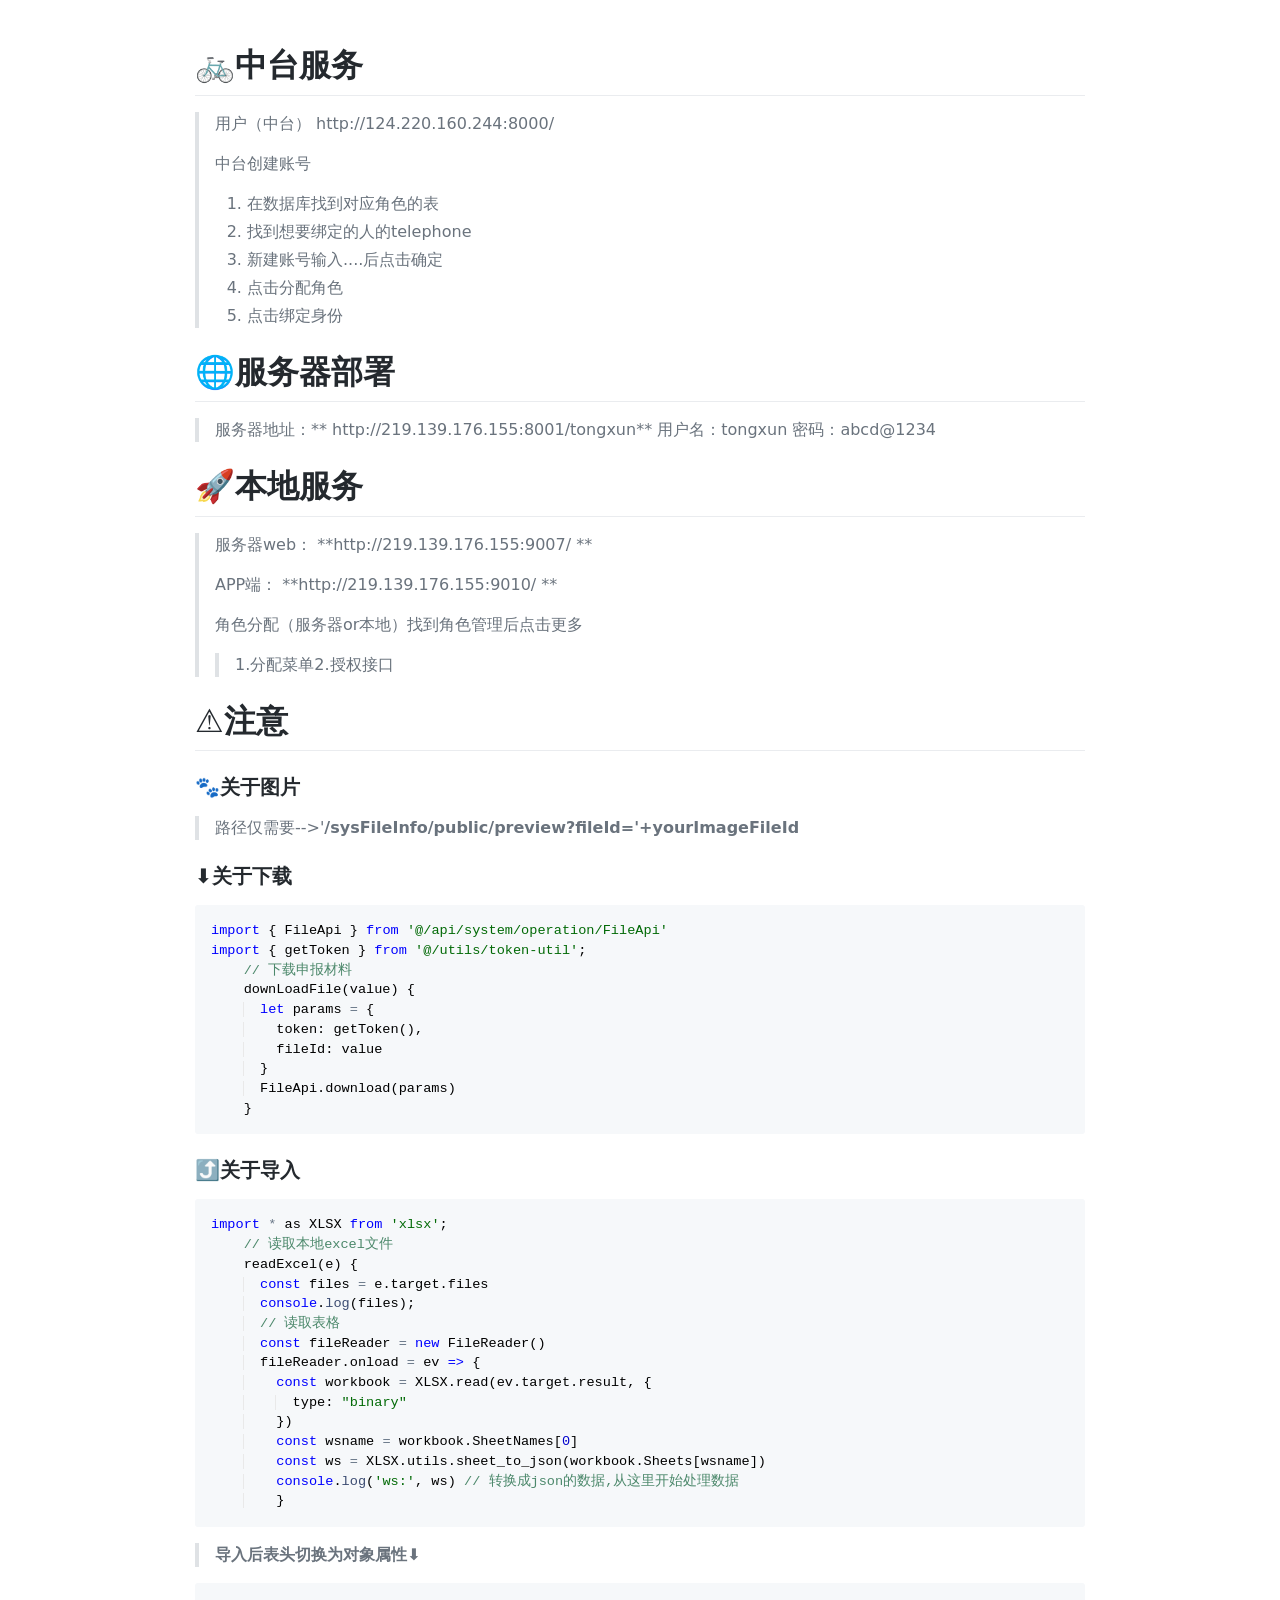
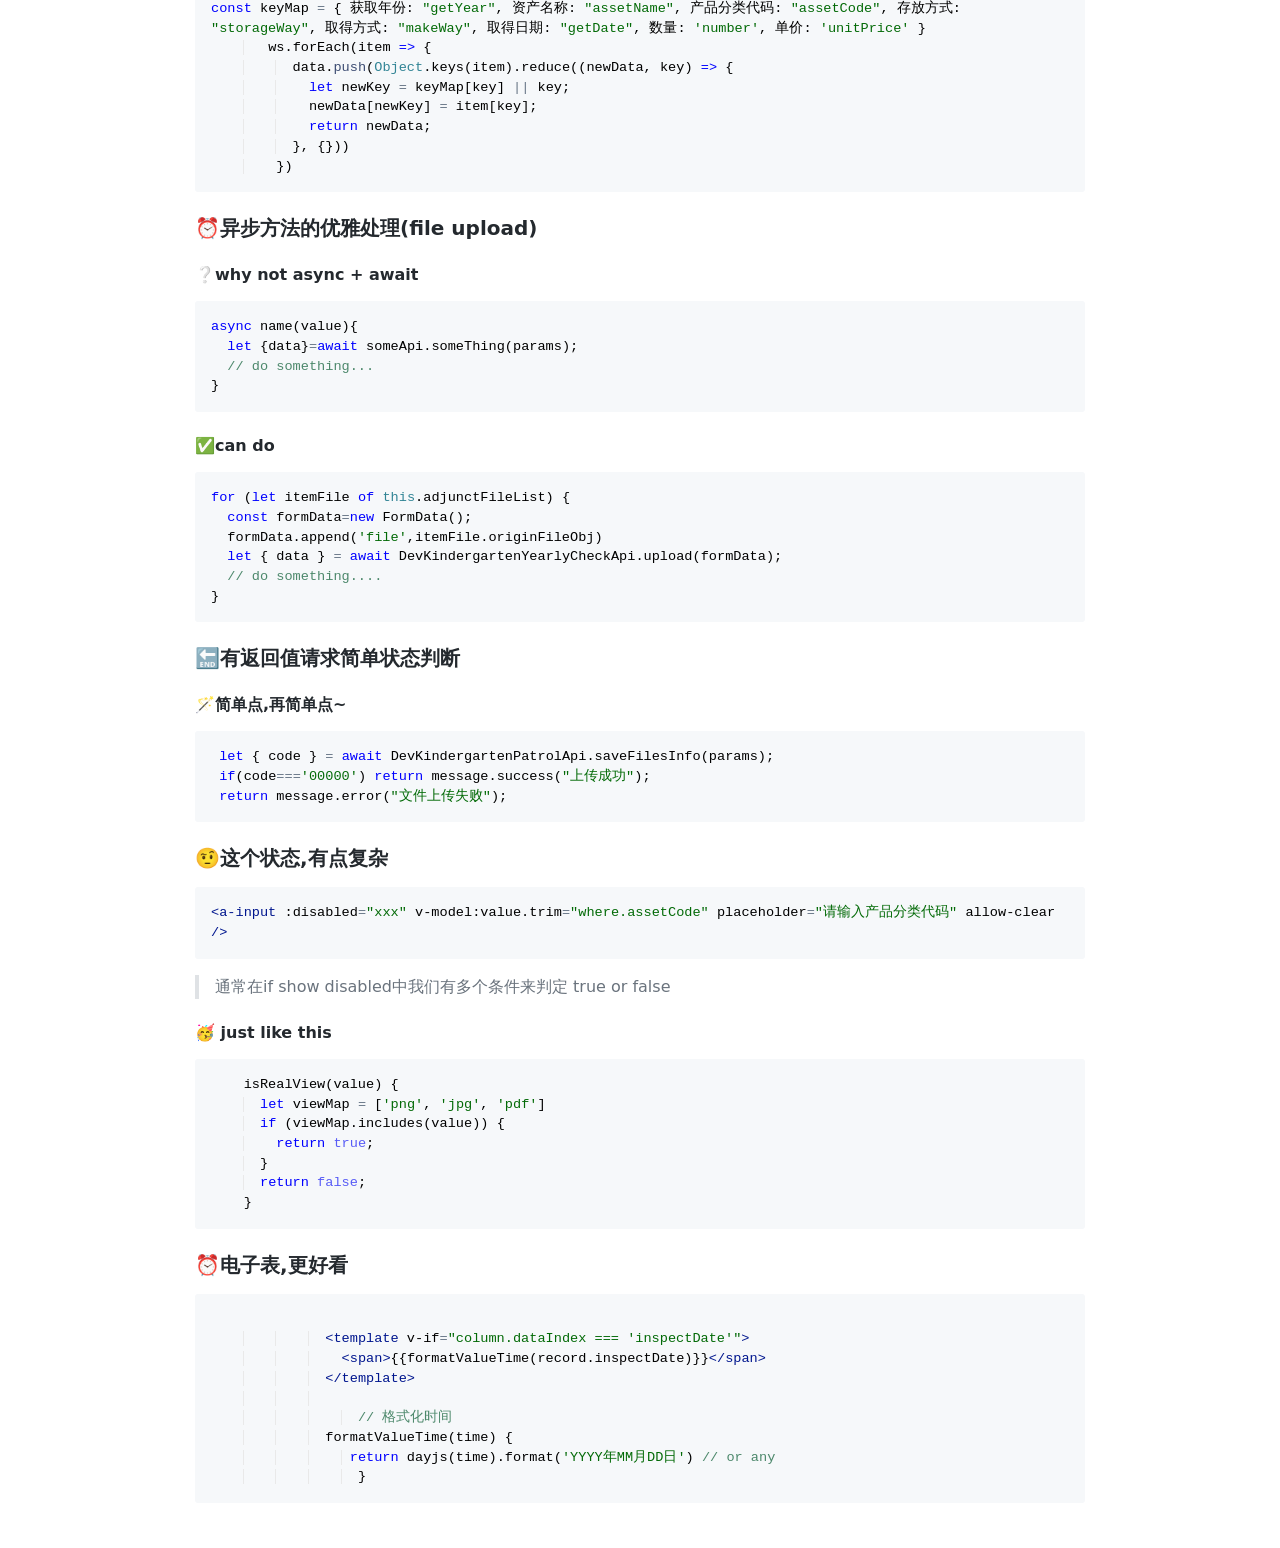
<file: index.html>
<!doctype html>
      <html>
      <head>
        <meta charset="utf-8"/>
        <title>server</title>
        
        <style>
          html, body { margin: 0; padding: 0; background-color: #ffffff; }
          .markdown-body { box-sizing: border-box; min-width: 200px; max-width: 980px; margin: 0 auto; padding: 45px; }
          @media (max-width: 767px) { .markdown-body { padding: 15px; } }
          .markdown-body {
  -ms-text-size-adjust: 100%;
  -webkit-text-size-adjust: 100%;
  line-height: 1.5;
  color: #24292e;
  font-family: system-ui, -apple-system,BlinkMacSystemFont,Segoe UI,Helvetica,Arial,sans-serif,Apple Color Emoji,Segoe UI Emoji;;
  font-size: 16px;
  line-height: 1.5;
  word-wrap: break-word;
}

.markdown-body details {
  display: block;
}

.markdown-body summary {
  display: list-item;
}

.markdown-body a {
  background-color: initial;
}

.markdown-body a:active,
.markdown-body a:hover {
  outline-width: 0;
}

.markdown-body strong {
  font-weight: inherit;
  font-weight: bolder;
}

.markdown-body h1 {
  font-size: 2em;
  margin: .67em 0;
}

.markdown-body img {
  border-style: none;
}

.markdown-body code,
.markdown-body kbd,
.markdown-body pre {
  font-family: monospace,monospace;
  font-size: 1em;
}

.markdown-body hr {
  box-sizing: initial;
  height: 0;
  overflow: visible;
}

.markdown-body input {
  font: inherit;
  margin: 0;
}

.markdown-body input {
  overflow: visible;
}

.markdown-body [type=checkbox] {
  box-sizing: border-box;
  padding: 0;
}

.markdown-body * {
  box-sizing: border-box;
}

.markdown-body input {
  font-family: inherit;
  font-size: inherit;
  line-height: inherit;
}

.markdown-body a {
  color: #0366d6;
  text-decoration: none;
}

.markdown-body a:hover {
  text-decoration: underline;
}

.markdown-body strong {
  font-weight: 600;
}

.markdown-body hr {
  height: 0;
  margin: 15px 0;
  overflow: hidden;
  background: transparent;
  border: 0;
  border-bottom: 1px solid #dfe2e5;
}

.markdown-body hr:after,
.markdown-body hr:before {
  display: table;
  content: "";
}

.markdown-body hr:after {
  clear: both;
}

.markdown-body table {
  border-spacing: 0;
  border-collapse: collapse;
}

.markdown-body td,
.markdown-body th {
  padding: 0;
}

.markdown-body details summary {
  cursor: pointer;
}

.markdown-body kbd {
  display: inline-block;
  padding: 3px 5px;
  font: 11px SFMono-Regular,Consolas,Liberation Mono,Menlo,monospace;
  line-height: 10px;
  color: #444d56;
  vertical-align: middle;
  background-color: #fafbfc;
  border: 1px solid #d1d5da;
  border-radius: 3px;
  box-shadow: inset 0 -1px 0 #d1d5da;
}

.markdown-body h1,
.markdown-body h2,
.markdown-body h3,
.markdown-body h4,
.markdown-body h5,
.markdown-body h6 {
  margin-top: 0;
  margin-bottom: 0;
}

.markdown-body h1 {
  font-size: 32px;
}

.markdown-body h1,
.markdown-body h2 {
  font-weight: 600;
}

.markdown-body h2 {
  font-size: 24px;
}

.markdown-body h3 {
  font-size: 20px;
}

.markdown-body h3,
.markdown-body h4 {
  font-weight: 600;
}

.markdown-body h4 {
  font-size: 16px;
}

.markdown-body h5 {
  font-size: 14px;
}

.markdown-body h5,
.markdown-body h6 {
  font-weight: 600;
}

.markdown-body h6 {
  font-size: 12px;
}

.markdown-body p {
  margin-top: 0;
  margin-bottom: 10px;
}

.markdown-body blockquote {
  margin: 0;
}

.markdown-body ol,
.markdown-body ul {
  padding-left: 0;
  margin-top: 0;
  margin-bottom: 0;
}

.markdown-body ol ol,
.markdown-body ul ol {
  list-style-type: lower-roman;
}

.markdown-body ol ol ol,
.markdown-body ol ul ol,
.markdown-body ul ol ol,
.markdown-body ul ul ol {
  list-style-type: lower-alpha;
}

.markdown-body dd {
  margin-left: 0;
}

.markdown-body code,
.markdown-body pre {
  font-family: SFMono-Regular,Consolas,Liberation Mono,Menlo,monospace;
  font-size: 12px;
}

.markdown-body pre {
  margin-top: 0;
  margin-bottom: 0;
}

.markdown-body input::-webkit-inner-spin-button,
.markdown-body input::-webkit-outer-spin-button {
  margin: 0;
  -webkit-appearance: none;
  appearance: none;
}

.markdown-body :checked+.radio-label {
  position: relative;
  z-index: 1;
  border-color: #0366d6;
}

.markdown-body hr {
  border-bottom-color: #eee;
}

.markdown-body kbd {
  display: inline-block;
  padding: 3px 5px;
  font: 11px SFMono-Regular,Consolas,Liberation Mono,Menlo,monospace;
  line-height: 10px;
  color: #444d56;
  vertical-align: middle;
  background-color: #fafbfc;
  border: 1px solid #d1d5da;
  border-radius: 3px;
  box-shadow: inset 0 -1px 0 #d1d5da;
}

.markdown-body:after,
.markdown-body:before {
  display: table;
  content: "";
}

.markdown-body:after {
  clear: both;
}

.markdown-body>:first-child {
  margin-top: 0!important;
}

.markdown-body>:last-child {
  margin-bottom: 0!important;
}

.markdown-body a:not([href]) {
  color: inherit;
  text-decoration: none;
}

.markdown-body blockquote,
.markdown-body details,
.markdown-body dl,
.markdown-body ol,
.markdown-body p,
.markdown-body pre,
.markdown-body table,
.markdown-body ul {
  margin-top: 0;
  margin-bottom: 16px;
}

.markdown-body hr {
  height: .25em;
  padding: 0;
  margin: 24px 0;
  background-color: #e1e4e8;
  border: 0;
}

.markdown-body blockquote {
  padding: 0 1em;
  color: #6a737d;
  border-left: .25em solid #dfe2e5;
}

.markdown-body blockquote>:first-child {
  margin-top: 0;
}

.markdown-body blockquote>:last-child {
  margin-bottom: 0;
}

.markdown-body h1,
.markdown-body h2,
.markdown-body h3,
.markdown-body h4,
.markdown-body h5,
.markdown-body h6 {
  margin-top: 24px;
  margin-bottom: 16px;
  font-weight: 600;
  line-height: 1.25;
}

.markdown-body h1 {
  font-size: 2em;
}

.markdown-body h1,
.markdown-body h2 {
  padding-bottom: .3em;
  border-bottom: 1px solid #eaecef;
}

.markdown-body h2 {
  font-size: 1.5em;
}

.markdown-body h3 {
  font-size: 1.25em;
}

.markdown-body h4 {
  font-size: 1em;
}

.markdown-body h5 {
  font-size: .875em;
}

.markdown-body h6 {
  font-size: .85em;
  color: #6a737d;
}

.markdown-body ol,
.markdown-body ul {
  padding-left: 2em;
}

.markdown-body ol ol,
.markdown-body ol ul,
.markdown-body ul ol,
.markdown-body ul ul {
  margin-top: 0;
  margin-bottom: 0;
}

.markdown-body li {
  word-wrap: break-all;
}

.markdown-body li>p {
  margin-top: 16px;
}

.markdown-body li+li, .markdown-body li > ul {
  margin-top: .25em;
}

.markdown-body ul li.task-list-item {
  position: relative;
  appearance: none;
  list-style: none;
}

.markdown-body ul li.task-list-item.checked {
  text-decoration: line-through;
  color: #bdbdbd;
}

.markdown-body ul li.task-list-item::before {
  content: '';
  width: 13px;
  height: 13px;
  background-color: #fff;
  position: absolute;
  left: -28px;
  top: 4px;
  border-radius: 2px;
  border: 2px solid #757575;
}

.markdown-body ul li.task-list-item.checked::before {
  background-color: #1976d2;
  border-color: #1976d2;
}

.markdown-body ul li.task-list-item.checked::after {
  content: '';
  position: absolute;
  left: -22px;
  top: 5px;
  width: 4px;
  height: 10px;
  border: solid #fff;
  border-width: 0 2px 2px 0;
  transform: rotate(45deg);
}

.markdown-body dl {
  padding: 0;
}

.markdown-body dl dt {
  padding: 0;
  margin-top: 16px;
  font-size: 1em;
  font-style: italic;
  font-weight: 600;
}

.markdown-body dl dd {
  padding: 0 16px;
  margin-bottom: 16px;
}

.markdown-body table {
  display: block;
  width: 100%;
  overflow: auto;
}

.markdown-body table th {
  font-weight: 600;
}

.markdown-body table td,
.markdown-body table th {
  padding: 6px 13px;
  border: 1px solid #dfe2e5;
}

.markdown-body table tr {
  background-color: #fff;
  border-top: 1px solid #c6cbd1;
}

.markdown-body table tr:nth-child(2n) {
  background-color: #f6f8fa;
}

.markdown-body img {
  max-width: 100%;
  box-sizing: initial;
  background-color: #fff;
}

.markdown-body img[align=right] {
  padding-left: 20px;
}

.markdown-body img[align=left] {
  padding-right: 20px;
}

.markdown-body code {
  padding: .2em .4em;
  margin: 0;
  font-size: 85%;
  background-color: rgba(27,31,35,.05);
  border-radius: 3px;
}

.markdown-body pre {
  word-wrap: normal;
}

.markdown-body pre>code {
  padding: 0;
  margin: 0;
  font-size: 100%;
  word-break: normal;
  white-space: pre;
  background: transparent;
  border: 0;
}

.markdown-body pre {
  padding: 16px;
  overflow: auto;
  font-size: 85%;
  line-height: 1.45;
  background-color: #f6f8fa;
  border-radius: 3px;
}

.markdown-body pre code {
  display: inline;
  max-width: auto;
  padding: 0;
  margin: 0;
  overflow: visible;
  line-height: inherit;
  word-wrap: normal;
  background-color: initial;
  border: 0;
}

.markdown-body mark {
  background-color: #fff8c5;
}
          .ace-tm{ background: transparent!important; }.ace_static_highlight{ font-size: unset!important; }.ace_static_highlight {font-family: 'Monaco', 'Menlo', 'Ubuntu Mono', 'Consolas', 'source-code-pro', 'Droid Sans Mono', monospace;font-size: 12px;white-space: pre-wrap}.ace_static_highlight .ace_gutter {width: 2em;text-align: right;padding: 0 3px 0 0;margin-right: 3px;contain: none;}.ace_static_highlight.ace_show_gutter .ace_line {padding-left: 2.6em;}.ace_static_highlight .ace_line { position: relative; }.ace_static_highlight .ace_gutter-cell {-moz-user-select: -moz-none;-khtml-user-select: none;-webkit-user-select: none;user-select: none;top: 0;bottom: 0;left: 0;position: absolute;}.ace_static_highlight .ace_gutter-cell:before {content: counter(ace_line, decimal);counter-increment: ace_line;}.ace_static_highlight {counter-reset: ace_line;}.ace-tm .ace_gutter {background: #f0f0f0;color: #333;}.ace-tm .ace_print-margin {width: 1px;background: #e8e8e8;}.ace-tm .ace_fold {background-color: #6B72E6;}.ace-tm {background-color: #FFFFFF;color: black;}.ace-tm .ace_cursor {color: black;}.ace-tm .ace_invisible {color: rgb(191, 191, 191);}.ace-tm .ace_storage,.ace-tm .ace_keyword {color: blue;}.ace-tm .ace_constant {color: rgb(197, 6, 11);}.ace-tm .ace_constant.ace_buildin {color: rgb(88, 72, 246);}.ace-tm .ace_constant.ace_language {color: rgb(88, 92, 246);}.ace-tm .ace_constant.ace_library {color: rgb(6, 150, 14);}.ace-tm .ace_invalid {background-color: rgba(255, 0, 0, 0.1);color: red;}.ace-tm .ace_support.ace_function {color: rgb(60, 76, 114);}.ace-tm .ace_support.ace_constant {color: rgb(6, 150, 14);}.ace-tm .ace_support.ace_type,.ace-tm .ace_support.ace_class {color: rgb(109, 121, 222);}.ace-tm .ace_keyword.ace_operator {color: rgb(104, 118, 135);}.ace-tm .ace_string {color: rgb(3, 106, 7);}.ace-tm .ace_comment {color: rgb(76, 136, 107);}.ace-tm .ace_comment.ace_doc {color: rgb(0, 102, 255);}.ace-tm .ace_comment.ace_doc.ace_tag {color: rgb(128, 159, 191);}.ace-tm .ace_constant.ace_numeric {color: rgb(0, 0, 205);}.ace-tm .ace_variable {color: rgb(49, 132, 149);}.ace-tm .ace_xml-pe {color: rgb(104, 104, 91);}.ace-tm .ace_entity.ace_name.ace_function {color: #0000A2;}.ace-tm .ace_heading {color: rgb(12, 7, 255);}.ace-tm .ace_list {color:rgb(185, 6, 144);}.ace-tm .ace_meta.ace_tag {color:rgb(0, 22, 142);}.ace-tm .ace_string.ace_regex {color: rgb(255, 0, 0)}.ace-tm .ace_marker-layer .ace_selection {background: rgb(181, 213, 255);}.ace-tm.ace_multiselect .ace_selection.ace_start {box-shadow: 0 0 3px 0px white;}.ace-tm .ace_marker-layer .ace_step {background: rgb(252, 255, 0);}.ace-tm .ace_marker-layer .ace_stack {background: rgb(164, 229, 101);}.ace-tm .ace_marker-layer .ace_bracket {margin: -1px 0 0 -1px;border: 1px solid rgb(192, 192, 192);}.ace-tm .ace_marker-layer .ace_active-line {background: rgba(0, 0, 0, 0.07);}.ace-tm .ace_gutter-active-line {background-color : #dcdcdc;}.ace-tm .ace_marker-layer .ace_selected-word {background: rgb(250, 250, 255);border: 1px solid rgb(200, 200, 250);}.ace-tm .ace_indent-guide {background: url("[data-uri]") right repeat-y;}
        </style>
      </head>
      <body>
        <article class="markdown-body">
          <h1>🚲中台服务</h1>
<blockquote>
<p>用户（中台） http://124.220.160.244:8000/</p>
<p>中台创建账号</p>
<ol>
<li>在数据库找到对应角色的表</li>
<li>找到想要绑定的人的telephone</li>
<li>新建账号输入....后点击确定</li>
<li>点击分配角色</li>
<li>点击绑定身份</li>
</ol>
</blockquote>
<h1>🌐服务器部署</h1>
<blockquote>
<p>服务器地址：** http://219.139.176.155:8001/tongxun**
用户名：tongxun
密码：abcd@1234</p>
</blockquote>
<h1>🚀本地服务</h1>
<blockquote>
<p>服务器web： **http://219.139.176.155:9007/ **</p>
<p>APP端： **http://219.139.176.155:9010/ **</p>
<p>角色分配（服务器or本地）找到角色管理后点击更多</p>
<blockquote>
<p>1.分配菜单2.授权接口</p>
</blockquote>
</blockquote>
<h1>⚠️注意</h1>
<h3>🐾关于图片</h3>
<blockquote>
<p>路径仅需要--&gt;'<strong>/sysFileInfo/public/preview?fileId='+yourImageFileId</strong></p>
</blockquote>
<h3>⬇️关于下载</h3>
<pre><code class="language-javascript"><div class='ace-tm'><div class='ace_static_highlight' style='counter-reset:ace_line 0'><div class='ace_line'><span class='ace_keyword'>import</span> <span class='ace_paren ace_lparen'>{</span> <span class='ace_identifier'>FileApi</span> <span class='ace_paren ace_rparen'>}</span> <span class='ace_keyword'>from</span> <span class='ace_string'>&#39;@/api/system/operation/FileApi&#39;</span>
</div><div class='ace_line'><span class='ace_keyword'>import</span> <span class='ace_paren ace_lparen'>{</span> <span class='ace_identifier'>getToken</span> <span class='ace_paren ace_rparen'>}</span> <span class='ace_keyword'>from</span> <span class='ace_string'>&#39;@/utils/token-util&#39;</span><span class='ace_punctuation ace_operator'>;</span>  
</div><div class='ace_line'>    <span class='ace_comment'>// <span class='ace_cjk' style='width:NaNpx'>下</span><span class='ace_cjk' style='width:NaNpx'>载</span><span class='ace_cjk' style='width:NaNpx'>申</span><span class='ace_cjk' style='width:NaNpx'>报</span><span class='ace_cjk' style='width:NaNpx'>材</span><span class='ace_cjk' style='width:NaNpx'>料</span></span>
</div><div class='ace_line'>    <span class='ace_identifier'>downLoadFile</span><span class='ace_paren ace_lparen'>(</span><span class='ace_identifier'>value</span><span class='ace_paren ace_rparen'>)</span> <span class='ace_paren ace_lparen'>{</span>
</div><div class='ace_line'><span class='ace_indent-guide'>    </span>  <span class='ace_storage ace_type'>let</span> <span class='ace_identifier'>params</span> <span class='ace_keyword ace_operator'>=</span> <span class='ace_paren ace_lparen'>{</span>
</div><div class='ace_line'><span class='ace_indent-guide'>    </span>    <span class='ace_identifier'>token</span><span class='ace_punctuation ace_operator'>:</span> <span class='ace_identifier'>getToken</span><span class='ace_paren ace_lparen'>(</span><span class='ace_paren ace_rparen'>)</span><span class='ace_punctuation ace_operator'>,</span>
</div><div class='ace_line'><span class='ace_indent-guide'>    </span>    <span class='ace_identifier'>fileId</span><span class='ace_punctuation ace_operator'>:</span> <span class='ace_identifier'>value</span>
</div><div class='ace_line'><span class='ace_indent-guide'>    </span>  <span class='ace_paren ace_rparen'>}</span>
</div><div class='ace_line'><span class='ace_indent-guide'>    </span>  <span class='ace_identifier'>FileApi</span><span class='ace_punctuation ace_operator'>.</span><span class='ace_identifier'>download</span><span class='ace_paren ace_lparen'>(</span><span class='ace_identifier'>params</span><span class='ace_paren ace_rparen'>)</span>
</div><div class='ace_line'>    <span class='ace_paren ace_rparen'>}</span>
</div></div></div></code></pre>
<h3>⤴️关于导入</h3>
<pre><code class="language-javascript"><div class='ace-tm'><div class='ace_static_highlight' style='counter-reset:ace_line 0'><div class='ace_line'><span class='ace_keyword'>import</span> <span class='ace_keyword ace_operator'>*</span> <span class='ace_identifier'>as</span> <span class='ace_identifier'>XLSX</span> <span class='ace_keyword'>from</span> <span class='ace_string'>&#39;xlsx&#39;</span><span class='ace_punctuation ace_operator'>;</span>
</div><div class='ace_line'>    <span class='ace_comment'>// <span class='ace_cjk' style='width:NaNpx'>读</span><span class='ace_cjk' style='width:NaNpx'>取</span><span class='ace_cjk' style='width:NaNpx'>本</span><span class='ace_cjk' style='width:NaNpx'>地</span>excel<span class='ace_cjk' style='width:NaNpx'>文</span><span class='ace_cjk' style='width:NaNpx'>件</span></span>
</div><div class='ace_line'>    <span class='ace_identifier'>readExcel</span><span class='ace_paren ace_lparen'>(</span><span class='ace_identifier'>e</span><span class='ace_paren ace_rparen'>)</span> <span class='ace_paren ace_lparen'>{</span>
</div><div class='ace_line'><span class='ace_indent-guide'>    </span>  <span class='ace_storage ace_type'>const</span> <span class='ace_identifier'>files</span> <span class='ace_keyword ace_operator'>=</span> <span class='ace_identifier'>e</span><span class='ace_punctuation ace_operator'>.</span><span class='ace_identifier'>target</span><span class='ace_punctuation ace_operator'>.</span><span class='ace_identifier'>files</span>
</div><div class='ace_line'><span class='ace_indent-guide'>    </span>  <span class='ace_storage ace_type'>console</span><span class='ace_punctuation ace_operator'>.</span><span class='ace_support ace_function ace_firebug'>log</span><span class='ace_paren ace_lparen'>(</span><span class='ace_identifier'>files</span><span class='ace_paren ace_rparen'>)</span><span class='ace_punctuation ace_operator'>;</span>
</div><div class='ace_line'><span class='ace_indent-guide'>    </span>  <span class='ace_comment'>// <span class='ace_cjk' style='width:NaNpx'>读</span><span class='ace_cjk' style='width:NaNpx'>取</span><span class='ace_cjk' style='width:NaNpx'>表</span><span class='ace_cjk' style='width:NaNpx'>格</span></span>
</div><div class='ace_line'><span class='ace_indent-guide'>    </span>  <span class='ace_storage ace_type'>const</span> <span class='ace_identifier'>fileReader</span> <span class='ace_keyword ace_operator'>=</span> <span class='ace_keyword'>new</span> <span class='ace_identifier'>FileReader</span><span class='ace_paren ace_lparen'>(</span><span class='ace_paren ace_rparen'>)</span>
</div><div class='ace_line'><span class='ace_indent-guide'>    </span>  <span class='ace_identifier'>fileReader</span><span class='ace_punctuation ace_operator'>.</span><span class='ace_identifier'>onload</span> <span class='ace_keyword ace_operator'>=</span> <span class='ace_identifier'>ev</span> <span class='ace_storage ace_type'>=></span> <span class='ace_paren ace_lparen'>{</span>
</div><div class='ace_line'><span class='ace_indent-guide'>    </span>    <span class='ace_storage ace_type'>const</span> <span class='ace_identifier'>workbook</span> <span class='ace_keyword ace_operator'>=</span> <span class='ace_identifier'>XLSX</span><span class='ace_punctuation ace_operator'>.</span><span class='ace_identifier'>read</span><span class='ace_paren ace_lparen'>(</span><span class='ace_identifier'>ev</span><span class='ace_punctuation ace_operator'>.</span><span class='ace_identifier'>target</span><span class='ace_punctuation ace_operator'>.</span><span class='ace_identifier'>result</span><span class='ace_punctuation ace_operator'>,</span> <span class='ace_paren ace_lparen'>{</span>
</div><div class='ace_line'><span class='ace_indent-guide'>    </span><span class='ace_indent-guide'>    </span>  <span class='ace_identifier'>type</span><span class='ace_punctuation ace_operator'>:</span> <span class='ace_string'>&#34;binary&#34;</span>
</div><div class='ace_line'><span class='ace_indent-guide'>    </span>    <span class='ace_paren ace_rparen'>})</span>
</div><div class='ace_line'><span class='ace_indent-guide'>    </span>    <span class='ace_storage ace_type'>const</span> <span class='ace_identifier'>wsname</span> <span class='ace_keyword ace_operator'>=</span> <span class='ace_identifier'>workbook</span><span class='ace_punctuation ace_operator'>.</span><span class='ace_identifier'>SheetNames</span><span class='ace_paren ace_lparen'>[</span><span class='ace_constant ace_numeric'>0</span><span class='ace_paren ace_rparen'>]</span>
</div><div class='ace_line'><span class='ace_indent-guide'>    </span>    <span class='ace_storage ace_type'>const</span> <span class='ace_identifier'>ws</span> <span class='ace_keyword ace_operator'>=</span> <span class='ace_identifier'>XLSX</span><span class='ace_punctuation ace_operator'>.</span><span class='ace_identifier'>utils</span><span class='ace_punctuation ace_operator'>.</span><span class='ace_identifier'>sheet_to_json</span><span class='ace_paren ace_lparen'>(</span><span class='ace_identifier'>workbook</span><span class='ace_punctuation ace_operator'>.</span><span class='ace_identifier'>Sheets</span><span class='ace_paren ace_lparen'>[</span><span class='ace_identifier'>wsname</span><span class='ace_paren ace_rparen'>])</span>
</div><div class='ace_line'><span class='ace_indent-guide'>    </span>    <span class='ace_storage ace_type'>console</span><span class='ace_punctuation ace_operator'>.</span><span class='ace_support ace_function ace_firebug'>log</span><span class='ace_paren ace_lparen'>(</span><span class='ace_string'>&#39;ws:&#39;</span><span class='ace_punctuation ace_operator'>,</span> <span class='ace_identifier'>ws</span><span class='ace_paren ace_rparen'>)</span> <span class='ace_comment'>// <span class='ace_cjk' style='width:NaNpx'>转</span><span class='ace_cjk' style='width:NaNpx'>换</span><span class='ace_cjk' style='width:NaNpx'>成</span>json<span class='ace_cjk' style='width:NaNpx'>的</span><span class='ace_cjk' style='width:NaNpx'>数</span><span class='ace_cjk' style='width:NaNpx'>据</span>,<span class='ace_cjk' style='width:NaNpx'>从</span><span class='ace_cjk' style='width:NaNpx'>这</span><span class='ace_cjk' style='width:NaNpx'>里</span><span class='ace_cjk' style='width:NaNpx'>开</span><span class='ace_cjk' style='width:NaNpx'>始</span><span class='ace_cjk' style='width:NaNpx'>处</span><span class='ace_cjk' style='width:NaNpx'>理</span><span class='ace_cjk' style='width:NaNpx'>数</span><span class='ace_cjk' style='width:NaNpx'>据</span></span>
</div><div class='ace_line'><span class='ace_indent-guide'>    </span>    <span class='ace_paren ace_rparen'>}</span>
</div></div></div></code></pre>
<blockquote>
<p><strong>导入后表头切换为对象属性⬇️</strong></p>
</blockquote>
<pre><code class="language-javascript"><div class='ace-tm'><div class='ace_static_highlight' style='counter-reset:ace_line 0'><div class='ace_line'><span class='ace_storage ace_type'>const</span> <span class='ace_identifier'>keyMap</span> <span class='ace_keyword ace_operator'>=</span> <span class='ace_paren ace_lparen'>{</span> <span class='ace_identifier'><span class='ace_cjk' style='width:NaNpx'>获</span><span class='ace_cjk' style='width:NaNpx'>取</span><span class='ace_cjk' style='width:NaNpx'>年</span><span class='ace_cjk' style='width:NaNpx'>份</span></span><span class='ace_punctuation ace_operator'>:</span> <span class='ace_string'>&#34;getYear&#34;</span><span class='ace_punctuation ace_operator'>,</span> <span class='ace_identifier'><span class='ace_cjk' style='width:NaNpx'>资</span><span class='ace_cjk' style='width:NaNpx'>产</span><span class='ace_cjk' style='width:NaNpx'>名</span><span class='ace_cjk' style='width:NaNpx'>称</span></span><span class='ace_punctuation ace_operator'>:</span> <span class='ace_string'>&#34;assetName&#34;</span><span class='ace_punctuation ace_operator'>,</span> <span class='ace_identifier'><span class='ace_cjk' style='width:NaNpx'>产</span><span class='ace_cjk' style='width:NaNpx'>品</span><span class='ace_cjk' style='width:NaNpx'>分</span><span class='ace_cjk' style='width:NaNpx'>类</span><span class='ace_cjk' style='width:NaNpx'>代</span><span class='ace_cjk' style='width:NaNpx'>码</span></span><span class='ace_punctuation ace_operator'>:</span> <span class='ace_string'>&#34;assetCode&#34;</span><span class='ace_punctuation ace_operator'>,</span> <span class='ace_identifier'><span class='ace_cjk' style='width:NaNpx'>存</span><span class='ace_cjk' style='width:NaNpx'>放</span><span class='ace_cjk' style='width:NaNpx'>方</span><span class='ace_cjk' style='width:NaNpx'>式</span></span><span class='ace_punctuation ace_operator'>:</span> <span class='ace_string'>&#34;storageWay&#34;</span><span class='ace_punctuation ace_operator'>,</span> <span class='ace_identifier'><span class='ace_cjk' style='width:NaNpx'>取</span><span class='ace_cjk' style='width:NaNpx'>得</span><span class='ace_cjk' style='width:NaNpx'>方</span><span class='ace_cjk' style='width:NaNpx'>式</span></span><span class='ace_punctuation ace_operator'>:</span> <span class='ace_string'>&#34;makeWay&#34;</span><span class='ace_punctuation ace_operator'>,</span> <span class='ace_identifier'><span class='ace_cjk' style='width:NaNpx'>取</span><span class='ace_cjk' style='width:NaNpx'>得</span><span class='ace_cjk' style='width:NaNpx'>日</span><span class='ace_cjk' style='width:NaNpx'>期</span></span><span class='ace_punctuation ace_operator'>:</span> <span class='ace_string'>&#34;getDate&#34;</span><span class='ace_punctuation ace_operator'>,</span> <span class='ace_identifier'><span class='ace_cjk' style='width:NaNpx'>数</span><span class='ace_cjk' style='width:NaNpx'>量</span></span><span class='ace_punctuation ace_operator'>:</span> <span class='ace_string'>&#39;number&#39;</span><span class='ace_punctuation ace_operator'>,</span> <span class='ace_identifier'><span class='ace_cjk' style='width:NaNpx'>单</span><span class='ace_cjk' style='width:NaNpx'>价</span></span><span class='ace_punctuation ace_operator'>:</span> <span class='ace_string'>&#39;unitPrice&#39;</span> <span class='ace_paren ace_rparen'>}</span>     
</div><div class='ace_line'><span class='ace_indent-guide'>    </span>   <span class='ace_identifier'>ws</span><span class='ace_punctuation ace_operator'>.</span><span class='ace_identifier'>forEach</span><span class='ace_paren ace_lparen'>(</span><span class='ace_identifier'>item</span> <span class='ace_storage ace_type'>=></span> <span class='ace_paren ace_lparen'>{</span>
</div><div class='ace_line'><span class='ace_indent-guide'>    </span><span class='ace_indent-guide'>    </span>  <span class='ace_identifier'>data</span><span class='ace_punctuation ace_operator'>.</span><span class='ace_support ace_function'>push</span><span class='ace_paren ace_lparen'>(</span><span class='ace_variable ace_language'>Object</span><span class='ace_punctuation ace_operator'>.</span><span class='ace_identifier'>keys</span><span class='ace_paren ace_lparen'>(</span><span class='ace_identifier'>item</span><span class='ace_paren ace_rparen'>)</span><span class='ace_punctuation ace_operator'>.</span><span class='ace_identifier'>reduce</span><span class='ace_paren ace_lparen'>((</span><span class='ace_identifier'>newData</span><span class='ace_punctuation ace_operator'>,</span> <span class='ace_identifier'>key</span><span class='ace_paren ace_rparen'>)</span> <span class='ace_storage ace_type'>=></span> <span class='ace_paren ace_lparen'>{</span>
</div><div class='ace_line'><span class='ace_indent-guide'>    </span><span class='ace_indent-guide'>    </span>    <span class='ace_storage ace_type'>let</span> <span class='ace_identifier'>newKey</span> <span class='ace_keyword ace_operator'>=</span> <span class='ace_identifier'>keyMap</span><span class='ace_paren ace_lparen'>[</span><span class='ace_identifier'>key</span><span class='ace_paren ace_rparen'>]</span> <span class='ace_keyword ace_operator'>||</span> <span class='ace_identifier'>key</span><span class='ace_punctuation ace_operator'>;</span>
</div><div class='ace_line'><span class='ace_indent-guide'>    </span><span class='ace_indent-guide'>    </span>    <span class='ace_identifier'>newData</span><span class='ace_paren ace_lparen'>[</span><span class='ace_identifier'>newKey</span><span class='ace_paren ace_rparen'>]</span> <span class='ace_keyword ace_operator'>=</span> <span class='ace_identifier'>item</span><span class='ace_paren ace_lparen'>[</span><span class='ace_identifier'>key</span><span class='ace_paren ace_rparen'>]</span><span class='ace_punctuation ace_operator'>;</span>
</div><div class='ace_line'><span class='ace_indent-guide'>    </span><span class='ace_indent-guide'>    </span>    <span class='ace_keyword'>return</span> <span class='ace_identifier'>newData</span><span class='ace_punctuation ace_operator'>;</span>
</div><div class='ace_line'><span class='ace_indent-guide'>    </span><span class='ace_indent-guide'>    </span>  <span class='ace_paren ace_rparen'>}</span><span class='ace_punctuation ace_operator'>,</span> <span class='ace_paren ace_lparen'>{</span><span class='ace_paren ace_rparen'>}))</span>
</div><div class='ace_line'><span class='ace_indent-guide'>    </span>    <span class='ace_paren ace_rparen'>})</span>
</div></div></div></code></pre>
<h3>⏰异步方法的优雅处理(file upload)</h3>
<h4>❔why not async + await</h4>
<pre><code class="language-javascript"><div class='ace-tm'><div class='ace_static_highlight' style='counter-reset:ace_line 0'><div class='ace_line'><span class='ace_keyword'>async</span> <span class='ace_identifier'>name</span><span class='ace_paren ace_lparen'>(</span><span class='ace_identifier'>value</span><span class='ace_paren ace_rparen'>)</span><span class='ace_paren ace_lparen'>{</span>
</div><div class='ace_line'>  <span class='ace_storage ace_type'>let</span> <span class='ace_paren ace_lparen'>{</span><span class='ace_identifier'>data</span><span class='ace_paren ace_rparen'>}</span><span class='ace_keyword ace_operator'>=</span><span class='ace_keyword'>await</span> <span class='ace_identifier'>someApi</span><span class='ace_punctuation ace_operator'>.</span><span class='ace_identifier'>someThing</span><span class='ace_paren ace_lparen'>(</span><span class='ace_identifier'>params</span><span class='ace_paren ace_rparen'>)</span><span class='ace_punctuation ace_operator'>;</span>
</div><div class='ace_line'>  <span class='ace_comment'>// do something...</span>
</div><div class='ace_line'><span class='ace_paren ace_rparen'>}</span>
</div></div></div></code></pre>
<h4>✅can do</h4>
<pre><code class="language-javascript"><div class='ace-tm'><div class='ace_static_highlight' style='counter-reset:ace_line 0'><div class='ace_line'><span class='ace_keyword'>for</span> <span class='ace_paren ace_lparen'>(</span><span class='ace_storage ace_type'>let</span> <span class='ace_identifier'>itemFile</span> <span class='ace_keyword'>of</span> <span class='ace_variable ace_language'>this</span><span class='ace_punctuation ace_operator'>.</span><span class='ace_identifier'>adjunctFileList</span><span class='ace_paren ace_rparen'>)</span> <span class='ace_paren ace_lparen'>{</span>
</div><div class='ace_line'>  <span class='ace_storage ace_type'>const</span> <span class='ace_identifier'>formData</span><span class='ace_keyword ace_operator'>=</span><span class='ace_keyword'>new</span> <span class='ace_identifier'>FormData</span><span class='ace_paren ace_lparen'>(</span><span class='ace_paren ace_rparen'>)</span><span class='ace_punctuation ace_operator'>;</span>
</div><div class='ace_line'>  <span class='ace_identifier'>formData</span><span class='ace_punctuation ace_operator'>.</span><span class='ace_identifier'>append</span><span class='ace_paren ace_lparen'>(</span><span class='ace_string'>&#39;file&#39;</span><span class='ace_punctuation ace_operator'>,</span><span class='ace_identifier'>itemFile</span><span class='ace_punctuation ace_operator'>.</span><span class='ace_identifier'>originFileObj</span><span class='ace_paren ace_rparen'>)</span>
</div><div class='ace_line'>  <span class='ace_storage ace_type'>let</span> <span class='ace_paren ace_lparen'>{</span> <span class='ace_identifier'>data</span> <span class='ace_paren ace_rparen'>}</span> <span class='ace_keyword ace_operator'>=</span> <span class='ace_keyword'>await</span> <span class='ace_identifier'>DevKindergartenYearlyCheckApi</span><span class='ace_punctuation ace_operator'>.</span><span class='ace_identifier'>upload</span><span class='ace_paren ace_lparen'>(</span><span class='ace_identifier'>formData</span><span class='ace_paren ace_rparen'>)</span><span class='ace_punctuation ace_operator'>;</span>
</div><div class='ace_line'>  <span class='ace_comment'>// do something....</span>
</div><div class='ace_line'><span class='ace_paren ace_rparen'>}</span>
</div></div></div></code></pre>
<h3>🔚有返回值请求简单状态判断</h3>
<h4>🪄简单点,再简单点~</h4>
<pre><code class="language-javascript"><div class='ace-tm'><div class='ace_static_highlight' style='counter-reset:ace_line 0'><div class='ace_line'> <span class='ace_storage ace_type'>let</span> <span class='ace_paren ace_lparen'>{</span> <span class='ace_identifier'>code</span> <span class='ace_paren ace_rparen'>}</span> <span class='ace_keyword ace_operator'>=</span> <span class='ace_keyword'>await</span> <span class='ace_identifier'>DevKindergartenPatrolApi</span><span class='ace_punctuation ace_operator'>.</span><span class='ace_identifier'>saveFilesInfo</span><span class='ace_paren ace_lparen'>(</span><span class='ace_identifier'>params</span><span class='ace_paren ace_rparen'>)</span><span class='ace_punctuation ace_operator'>;</span>
</div><div class='ace_line'> <span class='ace_keyword'>if</span><span class='ace_paren ace_lparen'>(</span><span class='ace_identifier'>code</span><span class='ace_keyword ace_operator'>===</span><span class='ace_string'>&#39;00000&#39;</span><span class='ace_paren ace_rparen'>)</span> <span class='ace_keyword'>return</span> <span class='ace_identifier'>message</span><span class='ace_punctuation ace_operator'>.</span><span class='ace_identifier'>success</span><span class='ace_paren ace_lparen'>(</span><span class='ace_string'>&#34;<span class='ace_cjk' style='width:NaNpx'>上</span><span class='ace_cjk' style='width:NaNpx'>传</span><span class='ace_cjk' style='width:NaNpx'>成</span><span class='ace_cjk' style='width:NaNpx'>功</span>&#34;</span><span class='ace_paren ace_rparen'>)</span><span class='ace_punctuation ace_operator'>;</span>
</div><div class='ace_line'> <span class='ace_keyword'>return</span> <span class='ace_identifier'>message</span><span class='ace_punctuation ace_operator'>.</span><span class='ace_identifier'>error</span><span class='ace_paren ace_lparen'>(</span><span class='ace_string'>&#34;<span class='ace_cjk' style='width:NaNpx'>文</span><span class='ace_cjk' style='width:NaNpx'>件</span><span class='ace_cjk' style='width:NaNpx'>上</span><span class='ace_cjk' style='width:NaNpx'>传</span><span class='ace_cjk' style='width:NaNpx'>失</span><span class='ace_cjk' style='width:NaNpx'>败</span>&#34;</span><span class='ace_paren ace_rparen'>)</span><span class='ace_punctuation ace_operator'>;</span>
</div></div></div></code></pre>
<h3>🤨这个状态,有点复杂</h3>
<pre><code class="language-javascript"><div class='ace-tm'><div class='ace_static_highlight' style='counter-reset:ace_line 0'><div class='ace_line'><span class='ace_meta ace_tag ace_punctuation ace_tag-open ace_xml'>&#60;</span><span class='ace_meta ace_tag ace_tag-name ace_xml'>a-input</span><span class='ace_text ace_tag-whitespace ace_xml'> </span>:<span class='ace_entity ace_other ace_attribute-name ace_xml'>disabled</span><span class='ace_keyword ace_operator ace_attribute-equals ace_xml'>=</span><span class='ace_string ace_attribute-value ace_xml'>&#34;xxx&#34;</span><span class='ace_text ace_tag-whitespace ace_xml'> </span><span class='ace_entity ace_other ace_attribute-name ace_xml'>v-model</span>:<span class='ace_entity ace_other ace_attribute-name ace_xml'>value</span>.<span class='ace_entity ace_other ace_attribute-name ace_xml'>trim</span><span class='ace_keyword ace_operator ace_attribute-equals ace_xml'>=</span><span class='ace_string ace_attribute-value ace_xml'>&#34;where.assetCode&#34;</span><span class='ace_text ace_tag-whitespace ace_xml'> </span><span class='ace_entity ace_other ace_attribute-name ace_xml'>placeholder</span><span class='ace_keyword ace_operator ace_attribute-equals ace_xml'>=</span><span class='ace_string ace_attribute-value ace_xml'>&#34;<span class='ace_cjk' style='width:NaNpx'>请</span><span class='ace_cjk' style='width:NaNpx'>输</span><span class='ace_cjk' style='width:NaNpx'>入</span><span class='ace_cjk' style='width:NaNpx'>产</span><span class='ace_cjk' style='width:NaNpx'>品</span><span class='ace_cjk' style='width:NaNpx'>分</span><span class='ace_cjk' style='width:NaNpx'>类</span><span class='ace_cjk' style='width:NaNpx'>代</span><span class='ace_cjk' style='width:NaNpx'>码</span>&#34;</span><span class='ace_text ace_tag-whitespace ace_xml'> </span><span class='ace_entity ace_other ace_attribute-name ace_xml'>allow-clear</span><span class='ace_text ace_tag-whitespace ace_xml'> </span><span class='ace_meta ace_tag ace_punctuation ace_tag-close ace_xml'>/></span>
</div></div></div></code></pre>
<blockquote>
<p>通常在if show disabled中我们有多个条件来判定 true or false</p>
</blockquote>
<h4>🥳 just like this</h4>
<pre><code class="language-javascript"><div class='ace-tm'><div class='ace_static_highlight' style='counter-reset:ace_line 0'><div class='ace_line'>    <span class='ace_identifier'>isRealView</span><span class='ace_paren ace_lparen'>(</span><span class='ace_identifier'>value</span><span class='ace_paren ace_rparen'>)</span> <span class='ace_paren ace_lparen'>{</span>
</div><div class='ace_line'><span class='ace_indent-guide'>    </span>  <span class='ace_storage ace_type'>let</span> <span class='ace_identifier'>viewMap</span> <span class='ace_keyword ace_operator'>=</span> <span class='ace_paren ace_lparen'>[</span><span class='ace_string'>&#39;png&#39;</span><span class='ace_punctuation ace_operator'>,</span> <span class='ace_string'>&#39;jpg&#39;</span><span class='ace_punctuation ace_operator'>,</span> <span class='ace_string'>&#39;pdf&#39;</span><span class='ace_paren ace_rparen'>]</span>
</div><div class='ace_line'><span class='ace_indent-guide'>    </span>  <span class='ace_keyword'>if</span> <span class='ace_paren ace_lparen'>(</span><span class='ace_identifier'>viewMap</span><span class='ace_punctuation ace_operator'>.</span><span class='ace_identifier'>includes</span><span class='ace_paren ace_lparen'>(</span><span class='ace_identifier'>value</span><span class='ace_paren ace_rparen'>))</span> <span class='ace_paren ace_lparen'>{</span>
</div><div class='ace_line'><span class='ace_indent-guide'>    </span>    <span class='ace_keyword'>return</span> <span class='ace_constant ace_language ace_boolean'>true</span><span class='ace_punctuation ace_operator'>;</span>
</div><div class='ace_line'><span class='ace_indent-guide'>    </span>  <span class='ace_paren ace_rparen'>}</span>
</div><div class='ace_line'><span class='ace_indent-guide'>    </span>  <span class='ace_keyword'>return</span> <span class='ace_constant ace_language ace_boolean'>false</span><span class='ace_punctuation ace_operator'>;</span>
</div><div class='ace_line'>    <span class='ace_paren ace_rparen'>}</span>
</div></div></div></code></pre>
<h3>⏰电子表,更好看</h3>
<pre><code class="language-javascript"><div class='ace-tm'><div class='ace_static_highlight' style='counter-reset:ace_line 0'><div class='ace_line'>
</div><div class='ace_line'><span class='ace_indent-guide'>    </span><span class='ace_indent-guide'>    </span><span class='ace_indent-guide'>    </span>  <span class='ace_meta ace_tag ace_punctuation ace_tag-open ace_xml'>&#60;</span><span class='ace_meta ace_tag ace_tag-name ace_xml'>template</span><span class='ace_text ace_tag-whitespace ace_xml'> </span><span class='ace_entity ace_other ace_attribute-name ace_xml'>v-if</span><span class='ace_keyword ace_operator ace_attribute-equals ace_xml'>=</span><span class='ace_string ace_attribute-value ace_xml'>&#34;column.dataIndex === &#39;inspectDate&#39;&#34;</span><span class='ace_meta ace_tag ace_punctuation ace_tag-close ace_xml'>></span>
</div><div class='ace_line'><span class='ace_indent-guide'>    </span><span class='ace_indent-guide'>    </span><span class='ace_indent-guide'>    </span><span class='ace_string'>    </span><span class='ace_meta ace_tag ace_punctuation ace_tag-open ace_xml'>&#60;</span><span class='ace_meta ace_tag ace_tag-name ace_xml'>span</span><span class='ace_meta ace_tag ace_punctuation ace_tag-close ace_xml'>></span><span class='ace_paren ace_quasi ace_start'>{</span><span class='ace_paren ace_lparen'>{</span><span class='ace_identifier'>formatValueTime</span><span class='ace_paren ace_lparen'>(</span><span class='ace_identifier'>record</span><span class='ace_punctuation ace_operator'>.</span><span class='ace_identifier'>inspectDate</span><span class='ace_paren ace_rparen'>)}</span><span class='ace_paren ace_quasi ace_end'>}</span><span class='ace_meta ace_tag ace_punctuation ace_end-tag-open ace_xml'>&#60;/</span><span class='ace_meta ace_tag ace_tag-name ace_xml'>span</span><span class='ace_meta ace_tag ace_punctuation ace_tag-close ace_xml'>></span>
</div><div class='ace_line'><span class='ace_indent-guide'>    </span><span class='ace_indent-guide'>    </span><span class='ace_indent-guide'>    </span><span class='ace_string'>  </span><span class='ace_meta ace_tag ace_punctuation ace_end-tag-open ace_xml'>&#60;/</span><span class='ace_meta ace_tag ace_tag-name ace_xml'>template</span><span class='ace_meta ace_tag ace_punctuation ace_tag-close ace_xml'>></span>
</div><div class='ace_line'><span class='ace_indent-guide'>    </span><span class='ace_indent-guide'>    </span><span class='ace_indent-guide'>    </span>  
</div><div class='ace_line'><span class='ace_indent-guide'>    </span><span class='ace_indent-guide'>    </span><span class='ace_indent-guide'>    </span><span class='ace_indent-guide'>    </span>  <span class='ace_comment'>// <span class='ace_cjk' style='width:NaNpx'>格</span><span class='ace_cjk' style='width:NaNpx'>式</span><span class='ace_cjk' style='width:NaNpx'>化</span><span class='ace_cjk' style='width:NaNpx'>时</span><span class='ace_cjk' style='width:NaNpx'>间</span></span>
</div><div class='ace_line'><span class='ace_indent-guide'>    </span><span class='ace_indent-guide'>    </span><span class='ace_indent-guide'>    </span>  <span class='ace_identifier'>formatValueTime</span><span class='ace_paren ace_lparen'>(</span><span class='ace_identifier'>time</span><span class='ace_paren ace_rparen'>)</span> <span class='ace_paren ace_lparen'>{</span>
</div><div class='ace_line'><span class='ace_indent-guide'>    </span><span class='ace_indent-guide'>    </span><span class='ace_indent-guide'>    </span><span class='ace_indent-guide'>    </span> <span class='ace_keyword'>return</span> <span class='ace_identifier'>dayjs</span><span class='ace_paren ace_lparen'>(</span><span class='ace_identifier'>time</span><span class='ace_paren ace_rparen'>)</span><span class='ace_punctuation ace_operator'>.</span><span class='ace_identifier'>format</span><span class='ace_paren ace_lparen'>(</span><span class='ace_string'>&#39;YYYY<span class='ace_cjk' style='width:NaNpx'>年</span>MM<span class='ace_cjk' style='width:NaNpx'>月</span>DD<span class='ace_cjk' style='width:NaNpx'>日</span>&#39;</span><span class='ace_paren ace_rparen'>)</span> <span class='ace_comment'>// or any</span>
</div><div class='ace_line'><span class='ace_indent-guide'>    </span><span class='ace_indent-guide'>    </span><span class='ace_indent-guide'>    </span><span class='ace_indent-guide'>    </span>  <span class='ace_paren ace_rparen'>}</span>
</div></div></div></code></pre>

        </article>
      </body>
      </html>
</file>
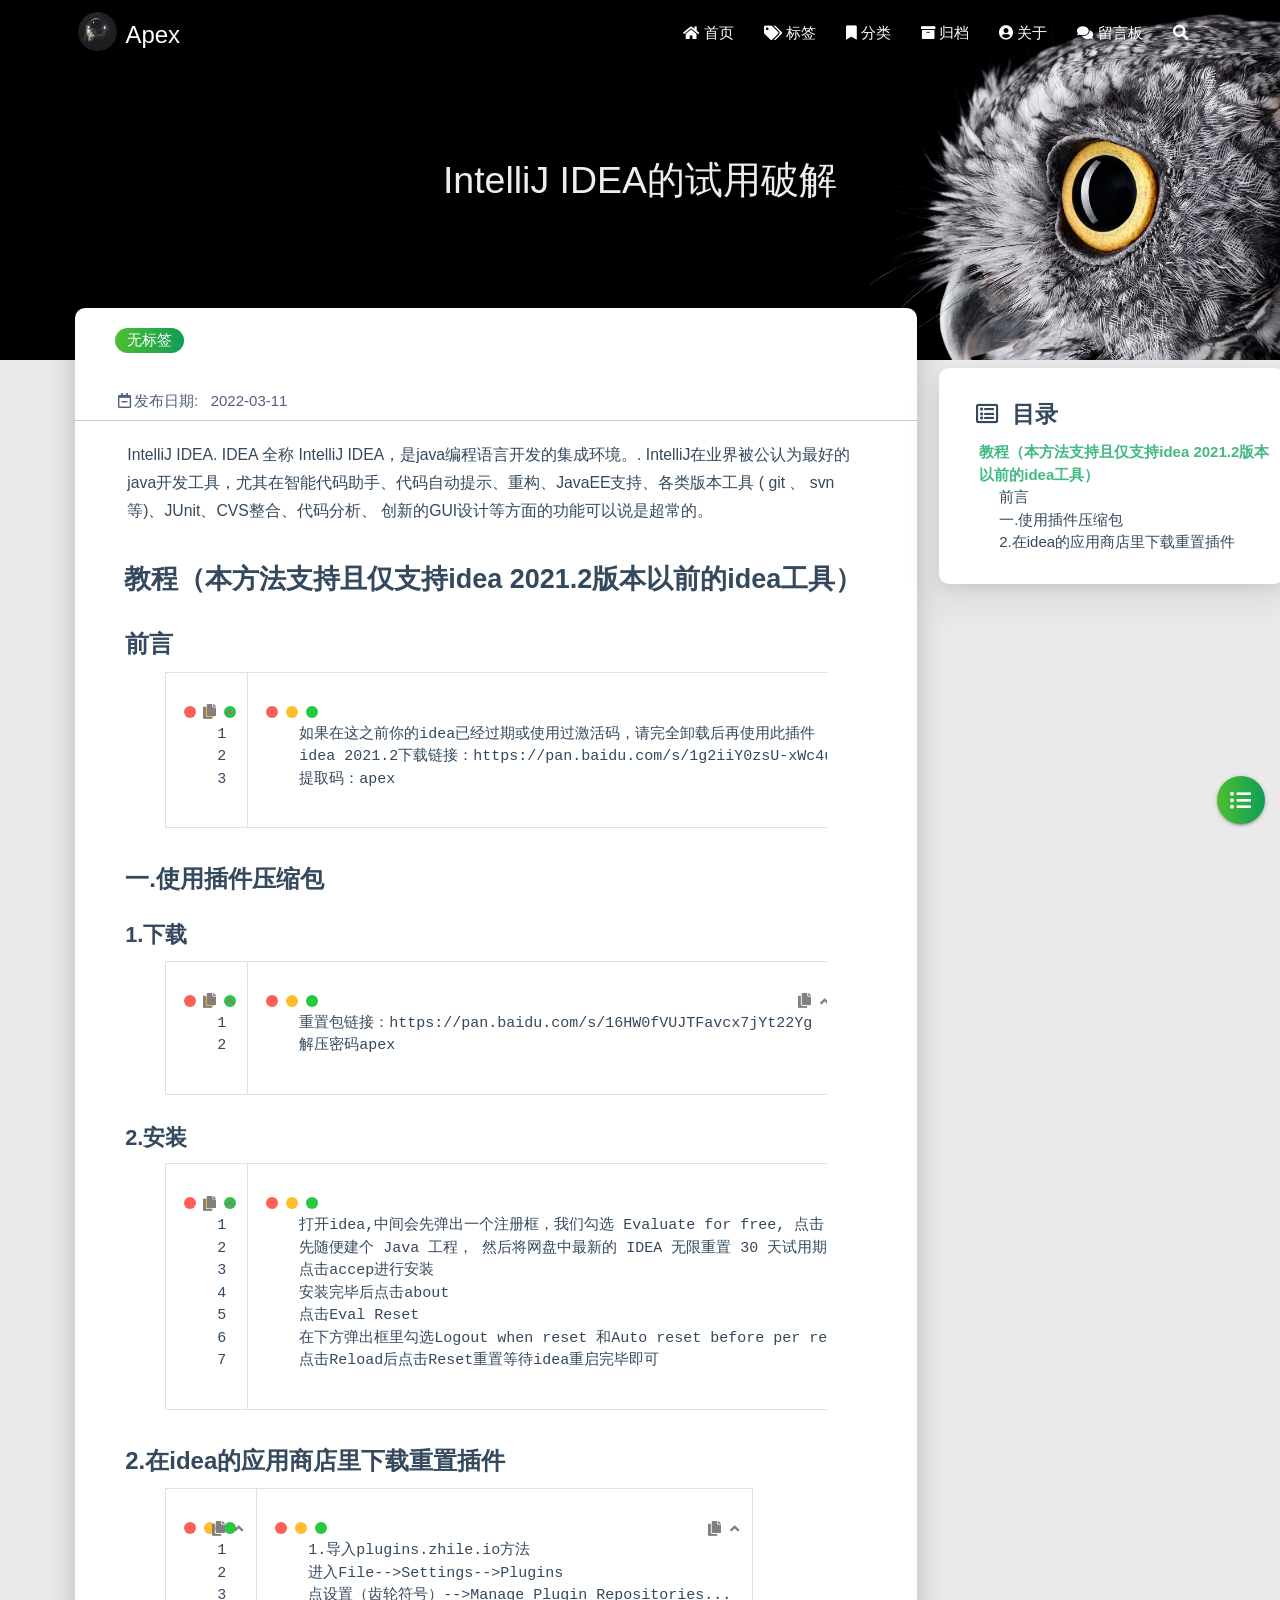
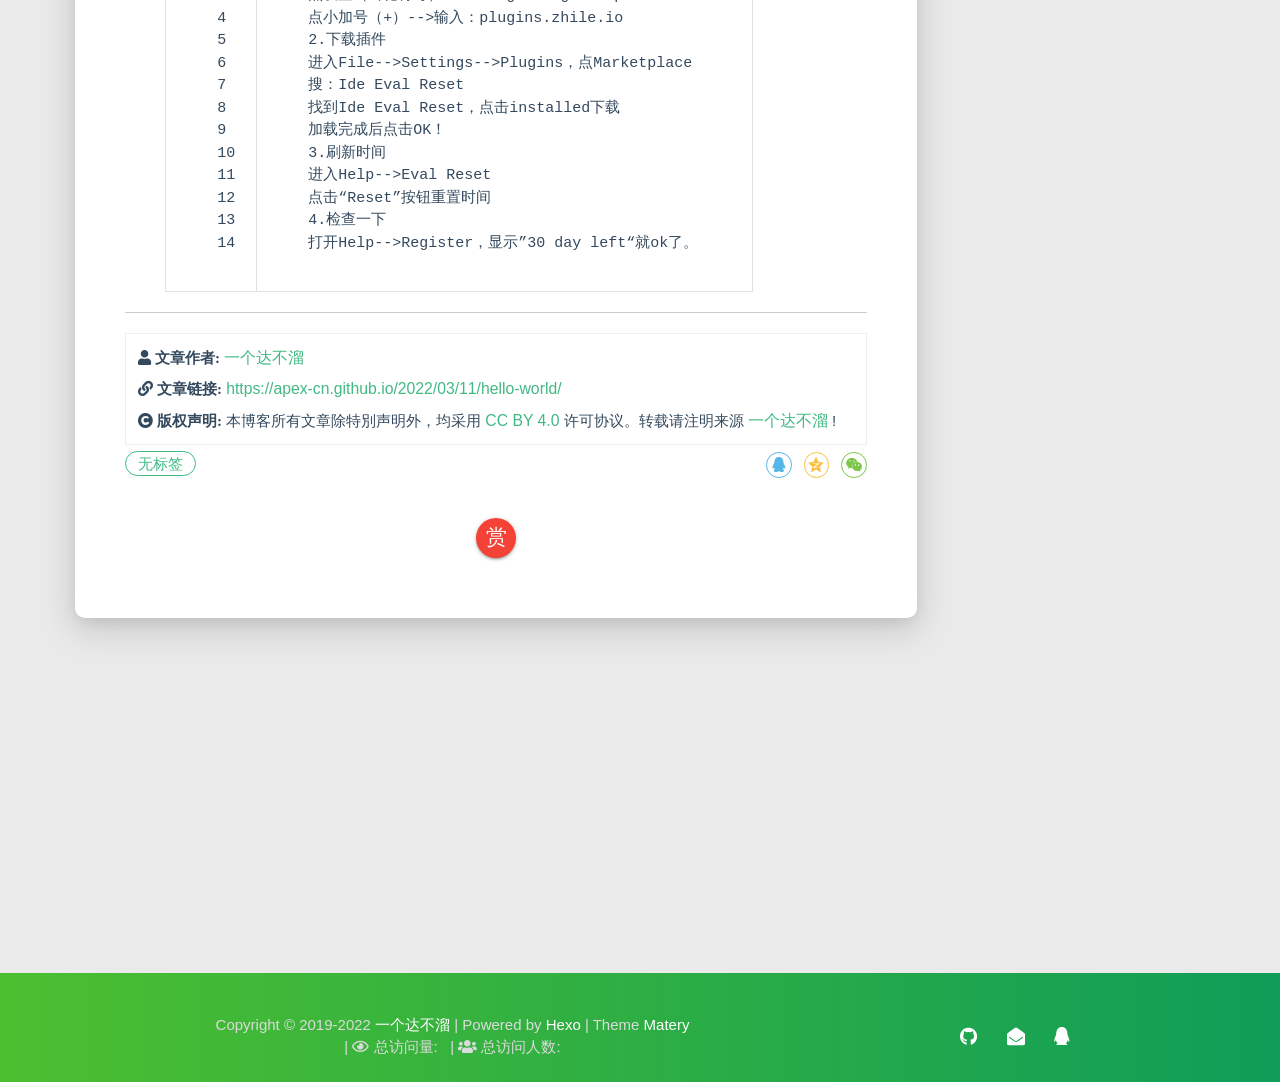
<file: 2022/03/11/hello-world/index.html>
<!DOCTYPE HTML>
<html lang="zh-CN">


<head>
    <meta charset="utf-8">
    <meta name="keywords" content="IntelliJ IDEA的试用破解, Apex">
    <meta name="description" content="IntelliJ IDEA. IDEA 全称 IntelliJ IDEA，是java编程语言开发的集成环境。. IntelliJ在业界被公认为最好的java开发工具，尤其在智能代码助手、代码自动提示、重构、JavaEE支持、各类版本工具 (">
    <meta http-equiv="X-UA-Compatible" content="IE=edge">
    <meta name="viewport" content="width=device-width, initial-scale=1.0, user-scalable=no">
    <meta name="renderer" content="webkit|ie-stand|ie-comp">
    <meta name="mobile-web-app-capable" content="yes">
    <meta name="format-detection" content="telephone=no">
    <meta name="apple-mobile-web-app-capable" content="yes">
    <meta name="apple-mobile-web-app-status-bar-style" content="black-translucent">
    <meta name="referrer" content="no-referrer-when-downgrade">
    <!-- Global site tag (gtag.js) - Google Analytics -->


    <title>IntelliJ IDEA的试用破解 | Apex</title>
    <link rel="icon" type="image/jpeg" href="/view.jpg">

    <link rel="stylesheet" type="text/css" href="/libs/awesome/css/all.min.css">
    <link rel="stylesheet" type="text/css" href="/libs/materialize/materialize.min.css">
    <link rel="stylesheet" type="text/css" href="/libs/aos/aos.css">
    <link rel="stylesheet" type="text/css" href="/libs/animate/animate.min.css">
    <link rel="stylesheet" type="text/css" href="/libs/lightGallery/css/lightgallery.min.css">
    <link rel="stylesheet" type="text/css" href="/css/matery.css">
    <link rel="stylesheet" type="text/css" href="/css/my.css">

    <script src="/libs/jquery/jquery-3.6.0.min.js"></script>

<meta name="generator" content="Hexo 6.0.0"><link rel="stylesheet" href="/css/prism.css" type="text/css"></head>




<body>
    <header class="navbar-fixed">
    <nav id="headNav" class="bg-color nav-transparent">
        <div id="navContainer" class="nav-wrapper container">
            <div class="brand-logo">
                <a href="/" class="waves-effect waves-light">
                    
                    <img src="/medias/logo.png" class="logo-img" alt="LOGO">
                    
                    <span class="logo-span">Apex</span>
                </a>
            </div>
            

<a href="#" data-target="mobile-nav" class="sidenav-trigger button-collapse"><i class="fas fa-bars"></i></a>
<ul class="right nav-menu">
  
  <li class="hide-on-med-and-down nav-item">
    
    <a href="/" class="waves-effect waves-light">
      
      <i class="fas fa-home" style="zoom: 0.6;"></i>
      
      <span>首页</span>
    </a>
    
  </li>
  
  <li class="hide-on-med-and-down nav-item">
    
    <a href="/tags" class="waves-effect waves-light">
      
      <i class="fas fa-tags" style="zoom: 0.6;"></i>
      
      <span>标签</span>
    </a>
    
  </li>
  
  <li class="hide-on-med-and-down nav-item">
    
    <a href="/categories" class="waves-effect waves-light">
      
      <i class="fas fa-bookmark" style="zoom: 0.6;"></i>
      
      <span>分类</span>
    </a>
    
  </li>
  
  <li class="hide-on-med-and-down nav-item">
    
    <a href="/archives" class="waves-effect waves-light">
      
      <i class="fas fa-archive" style="zoom: 0.6;"></i>
      
      <span>归档</span>
    </a>
    
  </li>
  
  <li class="hide-on-med-and-down nav-item">
    
    <a href="/about" class="waves-effect waves-light">
      
      <i class="fas fa-user-circle" style="zoom: 0.6;"></i>
      
      <span>关于</span>
    </a>
    
  </li>
  
  <li class="hide-on-med-and-down nav-item">
    
    <a href="/contact" class="waves-effect waves-light">
      
      <i class="fas fa-comments" style="zoom: 0.6;"></i>
      
      <span>留言板</span>
    </a>
    
  </li>
  
  <li>
    <a href="#searchModal" class="modal-trigger waves-effect waves-light">
      <i id="searchIcon" class="fas fa-search" title="搜索" style="zoom: 0.85;"></i>
    </a>
  </li>
</ul>


<div id="mobile-nav" class="side-nav sidenav">

    <div class="mobile-head bg-color">
        
        <img src="/medias/logo.png" class="logo-img circle responsive-img">
        
        <div class="logo-name">Apex</div>
        <div class="logo-desc">
            
            好久不见
            
        </div>
    </div>

    <ul class="menu-list mobile-menu-list">
        
        <li class="m-nav-item">
	  
		<a href="/" class="waves-effect waves-light">
			
			    <i class="fa-fw fas fa-home"></i>
			
			首页
		</a>
          
        </li>
        
        <li class="m-nav-item">
	  
		<a href="/tags" class="waves-effect waves-light">
			
			    <i class="fa-fw fas fa-tags"></i>
			
			标签
		</a>
          
        </li>
        
        <li class="m-nav-item">
	  
		<a href="/categories" class="waves-effect waves-light">
			
			    <i class="fa-fw fas fa-bookmark"></i>
			
			分类
		</a>
          
        </li>
        
        <li class="m-nav-item">
	  
		<a href="/archives" class="waves-effect waves-light">
			
			    <i class="fa-fw fas fa-archive"></i>
			
			归档
		</a>
          
        </li>
        
        <li class="m-nav-item">
	  
		<a href="/about" class="waves-effect waves-light">
			
			    <i class="fa-fw fas fa-user-circle"></i>
			
			关于
		</a>
          
        </li>
        
        <li class="m-nav-item">
	  
		<a href="/contact" class="waves-effect waves-light">
			
			    <i class="fa-fw fas fa-comments"></i>
			
			留言板
		</a>
          
        </li>
        
        
    </ul>
</div>


        </div>

        
    </nav>

</header>

    



<div class="bg-cover pd-header post-cover" style="background-image: url('/medias/featureimages/22.jpg')">
    <div class="container" style="right: 0px;left: 0px;">
        <div class="row">
            <div class="col s12 m12 l12">
                <div class="brand">
                    <h1 class="description center-align post-title">IntelliJ IDEA的试用破解</h1>
                </div>
            </div>
        </div>
    </div>
</div>




<main class="post-container content">

    
    <link rel="stylesheet" href="/libs/tocbot/tocbot.css">
<style>
    #articleContent h1::before,
    #articleContent h2::before,
    #articleContent h3::before,
    #articleContent h4::before,
    #articleContent h5::before,
    #articleContent h6::before {
        display: block;
        content: " ";
        height: 100px;
        margin-top: -100px;
        visibility: hidden;
    }

    #articleContent :focus {
        outline: none;
    }

    .toc-fixed {
        position: fixed;
        top: 64px;
    }

    .toc-widget {
        width: 345px;
        padding-left: 20px;
    }

    .toc-widget .toc-title {
        padding: 35px 0 15px 17px;
        font-size: 1.5rem;
        font-weight: bold;
        line-height: 1.5rem;
    }

    .toc-widget ol {
        padding: 0;
        list-style: none;
    }

    #toc-content {
        padding-bottom: 30px;
        overflow: auto;
    }

    #toc-content ol {
        padding-left: 10px;
    }

    #toc-content ol li {
        padding-left: 10px;
    }

    #toc-content .toc-link:hover {
        color: #42b983;
        font-weight: 700;
        text-decoration: underline;
    }

    #toc-content .toc-link::before {
        background-color: transparent;
        max-height: 25px;

        position: absolute;
        right: 23.5vw;
        display: block;
    }

    #toc-content .is-active-link {
        color: #42b983;
    }

    #floating-toc-btn {
        position: fixed;
        right: 15px;
        bottom: 76px;
        padding-top: 15px;
        margin-bottom: 0;
        z-index: 998;
    }

    #floating-toc-btn .btn-floating {
        width: 48px;
        height: 48px;
    }

    #floating-toc-btn .btn-floating i {
        line-height: 48px;
        font-size: 1.4rem;
    }
</style>
<div class="row">
    <div id="main-content" class="col s12 m12 l9">
        <!-- 文章内容详情 -->
<div id="artDetail">
    <div class="card">
        <div class="card-content article-info">
            <div class="row tag-cate">
                <div class="col s7">
                    
                          <div class="article-tag">
                            <span class="chip bg-color">无标签</span>
                          </div>
                    
                </div>
                <div class="col s5 right-align">
                    
                </div>
            </div>

            <div class="post-info">
                
                <div class="post-date info-break-policy">
                    <i class="far fa-calendar-minus fa-fw"></i>发布日期:&nbsp;&nbsp;
                    2022-03-11
                </div>
                

                

                

                

                
            </div>
        </div>
        <hr class="clearfix">

        

        

        <div class="card-content article-card-content">
            <div id="articleContent">
                <p>IntelliJ IDEA. IDEA 全称 IntelliJ IDEA，是java编程语言开发的集成环境。. IntelliJ在业界被公认为最好的java开发工具，尤其在智能代码助手、代码自动提示、重构、JavaEE支持、各类版本工具 ( git 、 svn 等)、JUnit、CVS整合、代码分析、 创新的GUI设计等方面的功能可以说是超常的。</p>
<h2 id="教程（本方法支持且仅支持idea-2021-2版本以前的idea工具）"><a href="#教程（本方法支持且仅支持idea-2021-2版本以前的idea工具）" class="headerlink" title="教程（本方法支持且仅支持idea 2021.2版本以前的idea工具）"></a>教程（本方法支持且仅支持idea 2021.2版本以前的idea工具）</h2><h3 id="前言"><a href="#前言" class="headerlink" title="前言"></a>前言</h3><figure class="highlight bash"><table><tr><td class="gutter"><pre><span class="line">1</span><br><span class="line">2</span><br><span class="line">3</span><br></pre></td><td class="code"><pre><span class="line">如果在这之前你的idea已经过期或使用过激活码，请完全卸载后再使用此插件</span><br><span class="line">idea 2021.2下载链接：https://pan.baidu.com/s/1g2iiY0zsU-xWc4uNoAh0LQ </span><br><span class="line">提取码：apex</span><br></pre></td></tr></table></figure>

<h3 id="一-使用插件压缩包"><a href="#一-使用插件压缩包" class="headerlink" title="一.使用插件压缩包"></a>一.使用插件压缩包</h3><h4 id="1-下载"><a href="#1-下载" class="headerlink" title="1.下载"></a>1.下载</h4><figure class="highlight bash"><table><tr><td class="gutter"><pre><span class="line">1</span><br><span class="line">2</span><br></pre></td><td class="code"><pre><span class="line">重置包链接：https://pan.baidu.com/s/16HW0fVUJTFavcx7jYt22Yg </span><br><span class="line">解压密码apex</span><br></pre></td></tr></table></figure>

<h4 id="2-安装"><a href="#2-安装" class="headerlink" title="2.安装"></a>2.安装</h4><figure class="highlight bash"><table><tr><td class="gutter"><pre><span class="line">1</span><br><span class="line">2</span><br><span class="line">3</span><br><span class="line">4</span><br><span class="line">5</span><br><span class="line">6</span><br><span class="line">7</span><br></pre></td><td class="code"><pre><span class="line">打开idea,中间会先弹出一个注册框，我们勾选 Evaluate <span class="keyword">for</span> free, 点击 Evaluate， 先试用30天.</span><br><span class="line">先随便建个 Java 工程， 然后将网盘中最新的 IDEA 无限重置 30 天试用期补丁 ide-eval-resetter-2.1.6.zip拖入 IDEA 界面中</span><br><span class="line">点击accep进行安装</span><br><span class="line">安装完毕后点击about</span><br><span class="line">点击Eval Reset</span><br><span class="line">在下方弹出框里勾选Logout when reset 和Auto reset before per reset</span><br><span class="line">点击Reload后点击Reset重置等待idea重启完毕即可</span><br></pre></td></tr></table></figure>

<h3 id="2-在idea的应用商店里下载重置插件"><a href="#2-在idea的应用商店里下载重置插件" class="headerlink" title="2.在idea的应用商店里下载重置插件"></a>2.在idea的应用商店里下载重置插件</h3><figure class="highlight bash"><table><tr><td class="gutter"><pre><span class="line">1</span><br><span class="line">2</span><br><span class="line">3</span><br><span class="line">4</span><br><span class="line">5</span><br><span class="line">6</span><br><span class="line">7</span><br><span class="line">8</span><br><span class="line">9</span><br><span class="line">10</span><br><span class="line">11</span><br><span class="line">12</span><br><span class="line">13</span><br><span class="line">14</span><br></pre></td><td class="code"><pre><span class="line">1.导入plugins.zhile.io方法</span><br><span class="line">进入File--&gt;Settings--&gt;Plugins</span><br><span class="line">点设置（齿轮符号）--&gt;Manage Plugin Repositories...</span><br><span class="line">点小加号（+）--&gt;输入：plugins.zhile.io</span><br><span class="line">2.下载插件</span><br><span class="line">进入File--&gt;Settings--&gt;Plugins，点Marketplace</span><br><span class="line">搜：Ide Eval Reset</span><br><span class="line">找到Ide Eval Reset，点击installed下载</span><br><span class="line">加载完成后点击OK！</span><br><span class="line">3.刷新时间</span><br><span class="line">进入Help--&gt;Eval Reset</span><br><span class="line">点击“Reset”按钮重置时间</span><br><span class="line">4.检查一下</span><br><span class="line">打开Help--&gt;Register，显示”30 day left“就ok了。</span><br></pre></td></tr></table></figure>



                
            </div>
            <hr/>

            

    <div class="reprint" id="reprint-statement">
        
            <div class="reprint__author">
                <span class="reprint-meta" style="font-weight: bold;">
                    <i class="fas fa-user">
                        文章作者:
                    </i>
                </span>
                <span class="reprint-info">
                    <a href="/about" rel="external nofollow noreferrer">一个达不溜</a>
                </span>
            </div>
            <div class="reprint__type">
                <span class="reprint-meta" style="font-weight: bold;">
                    <i class="fas fa-link">
                        文章链接:
                    </i>
                </span>
                <span class="reprint-info">
                    <a href="https://apex-cn.github.io/2022/03/11/hello-world/">https://apex-cn.github.io/2022/03/11/hello-world/</a>
                </span>
            </div>
            <div class="reprint__notice">
                <span class="reprint-meta" style="font-weight: bold;">
                    <i class="fas fa-copyright">
                        版权声明:
                    </i>
                </span>
                <span class="reprint-info">
                    本博客所有文章除特別声明外，均采用
                    <a href="https://creativecommons.org/licenses/by/4.0/deed.zh" rel="external nofollow noreferrer" target="_blank">CC BY 4.0</a>
                    许可协议。转载请注明来源
                    <a href="/about" target="_blank">一个达不溜</a>
                    !
                </span>
            </div>
        
    </div>

    <script async defer>
      document.addEventListener("copy", function (e) {
        let toastHTML = '<span>复制成功，请遵循本文的转载规则</span><button class="btn-flat toast-action" onclick="navToReprintStatement()" style="font-size: smaller">查看</a>';
        M.toast({html: toastHTML})
      });

      function navToReprintStatement() {
        $("html, body").animate({scrollTop: $("#reprint-statement").offset().top - 80}, 800);
      }
    </script>



            <div class="tag_share" style="display: block;">
                <div class="post-meta__tag-list" style="display: inline-block;">
                    
                        <div class="article-tag">
                            <span class="chip bg-color">无标签</span>
                        </div>
                    
                </div>
                <div class="post_share" style="zoom: 80%; width: fit-content; display: inline-block; float: right; margin: -0.15rem 0;">
                    <link rel="stylesheet" type="text/css" href="/libs/share/css/share.min.css">
<div id="article-share">

    
    <div class="social-share" data-sites="qq,qzone,wechat" data-wechat-qrcode-helper="<p>微信扫一扫即可分享！</p>"></div>
    <script src="/libs/share/js/social-share.min.js"></script>
    

    

</div>

                </div>
            </div>
            
                <style>
    #reward {
        margin: 40px 0;
        text-align: center;
    }

    #reward .reward-link {
        font-size: 1.4rem;
        line-height: 38px;
    }

    #reward .btn-floating:hover {
        box-shadow: 0 6px 12px rgba(0, 0, 0, 0.2), 0 5px 15px rgba(0, 0, 0, 0.2);
    }

    #rewardModal {
        width: 320px;
        height: 350px;
    }

    #rewardModal .reward-title {
        margin: 15px auto;
        padding-bottom: 5px;
    }

    #rewardModal .modal-content {
        padding: 10px;
    }

    #rewardModal .close {
        position: absolute;
        right: 15px;
        top: 15px;
        color: rgba(0, 0, 0, 0.5);
        font-size: 1.3rem;
        line-height: 20px;
        cursor: pointer;
    }

    #rewardModal .close:hover {
        color: #ef5350;
        transform: scale(1.3);
        -moz-transform:scale(1.3);
        -webkit-transform:scale(1.3);
        -o-transform:scale(1.3);
    }

    #rewardModal .reward-tabs {
        margin: 0 auto;
        width: 210px;
    }

    .reward-tabs .tabs {
        height: 38px;
        margin: 10px auto;
        padding-left: 0;
    }

    .reward-content ul {
        padding-left: 0 !important;
    }

    .reward-tabs .tabs .tab {
        height: 38px;
        line-height: 38px;
    }

    .reward-tabs .tab a {
        color: #fff;
        background-color: #ccc;
    }

    .reward-tabs .tab a:hover {
        background-color: #ccc;
        color: #fff;
    }

    .reward-tabs .wechat-tab .active {
        color: #fff !important;
        background-color: #22AB38 !important;
    }

    .reward-tabs .alipay-tab .active {
        color: #fff !important;
        background-color: #019FE8 !important;
    }

    .reward-tabs .reward-img {
        width: 210px;
        height: 210px;
    }
</style>

<div id="reward">
    <a href="#rewardModal" class="reward-link modal-trigger btn-floating btn-medium waves-effect waves-light red">赏</a>

    <!-- Modal Structure -->
    <div id="rewardModal" class="modal">
        <div class="modal-content">
            <a class="close modal-close"><i class="fas fa-times"></i></a>
            <h4 class="reward-title">你的赏识是我前进的动力</h4>
            <div class="reward-content">
                <div class="reward-tabs">
                    <ul class="tabs row">
                        <li class="tab col s6 alipay-tab waves-effect waves-light"><a href="#alipay">支付宝</a></li>
                        <li class="tab col s6 wechat-tab waves-effect waves-light"><a href="#wechat">微 信</a></li>
                    </ul>
                    <div id="alipay">
                        <img src="/medias/reward/ali.png" class="reward-img" alt="支付宝打赏二维码">
                    </div>
                    <div id="wechat">
                        <img src="/medias/reward/weixin.png" class="reward-img" alt="微信打赏二维码">
                    </div>
                </div>
            </div>
        </div>
    </div>
</div>

<script>
    $(function () {
        $('.tabs').tabs();
    });
</script>

            
        </div>
    </div>

    

    

    

    

    

    

    

    

    

    

<article id="prenext-posts" class="prev-next articles">
    <div class="row article-row">
        
        <div class="article col s12 m6" data-aos="fade-up" data-aos="fade-up">
            <div class="article-badge left-badge text-color">
                <i class="far fa-dot-circle"></i>&nbsp;本篇
            </div>
            <div class="card">
                <a href="/2022/03/11/hello-world/">
                    <div class="card-image">
                        
                        
                        <img src="/medias/featureimages/22.jpg" class="responsive-img" alt="IntelliJ IDEA的试用破解">
                        
                        <span class="card-title">IntelliJ IDEA的试用破解</span>
                    </div>
                </a>
                <div class="card-content article-content">
                    <div class="summary block-with-text">
                        
                            
                        
                    </div>
                    <div class="publish-info">
                            <span class="publish-date">
                                <i class="far fa-clock fa-fw icon-date"></i>2022-03-11
                            </span>
                        <span class="publish-author">
                            
                            <i class="fas fa-user fa-fw"></i>
                            一个达不溜
                            
                        </span>
                    </div>
                </div>

                
            </div>
        </div>
        
        
        <div class="article col s12 m6" data-aos="fade-up">
            <div class="article-badge right-badge text-color">
                本篇&nbsp;<i class="far fa-dot-circle"></i>
            </div>
            <div class="card">
                <a href="/2022/03/11/hello-world/">
                    <div class="card-image">
                        
                        
                        <img src="/medias/featureimages/22.jpg" class="responsive-img" alt="IntelliJ IDEA的试用破解">
                        
                        <span class="card-title">IntelliJ IDEA的试用破解</span>
                    </div>
                </a>
                <div class="card-content article-content">
                    <div class="summary block-with-text">
                        
                            
                        
                    </div>
                    <div class="publish-info">
                            <span class="publish-date">
                                <i class="far fa-clock fa-fw icon-date"></i>2022-03-11
                            </span>
                        <span class="publish-author">
                            
                            <i class="fas fa-user fa-fw"></i>
                            一个达不溜
                            
                        </span>
                    </div>
                </div>

                
            </div>
        </div>
        
    </div>
</article>

</div>



<!-- 代码块功能依赖 -->
<script type="text/javascript" src="/libs/codeBlock/codeBlockFuction.js"></script>

<!-- 代码语言 -->

<script type="text/javascript" src="/libs/codeBlock/codeLang.js"></script>


<!-- 代码块复制 -->

<script type="text/javascript" src="/libs/codeBlock/codeCopy.js"></script>


<!-- 代码块收缩 -->

<script type="text/javascript" src="/libs/codeBlock/codeShrink.js"></script>


    </div>
    <div id="toc-aside" class="expanded col l3 hide-on-med-and-down">
        <div class="toc-widget card" style="background-color: white;">
            <div class="toc-title"><i class="far fa-list-alt"></i>&nbsp;&nbsp;目录</div>
            <div id="toc-content"></div>
        </div>
    </div>
</div>

<!-- TOC 悬浮按钮. -->

<div id="floating-toc-btn" class="hide-on-med-and-down">
    <a class="btn-floating btn-large bg-color">
        <i class="fas fa-list-ul"></i>
    </a>
</div>


<script src="/libs/tocbot/tocbot.min.js"></script>
<script>
    $(function () {
        tocbot.init({
            tocSelector: '#toc-content',
            contentSelector: '#articleContent',
            headingsOffset: -($(window).height() * 0.4 - 45),
            collapseDepth: Number('0'),
            headingSelector: 'h2, h3, h4'
        });

        // modify the toc link href to support Chinese.
        let i = 0;
        let tocHeading = 'toc-heading-';
        $('#toc-content a').each(function () {
            $(this).attr('href', '#' + tocHeading + (++i));
        });

        // modify the heading title id to support Chinese.
        i = 0;
        $('#articleContent').children('h2, h3, h4').each(function () {
            $(this).attr('id', tocHeading + (++i));
        });

        // Set scroll toc fixed.
        let tocHeight = parseInt($(window).height() * 0.4 - 64);
        let $tocWidget = $('.toc-widget');
        $(window).scroll(function () {
            let scroll = $(window).scrollTop();
            /* add post toc fixed. */
            if (scroll > tocHeight) {
                $tocWidget.addClass('toc-fixed');
            } else {
                $tocWidget.removeClass('toc-fixed');
            }
        });

        
        /* 修复文章卡片 div 的宽度. */
        let fixPostCardWidth = function (srcId, targetId) {
            let srcDiv = $('#' + srcId);
            if (srcDiv.length === 0) {
                return;
            }

            let w = srcDiv.width();
            if (w >= 450) {
                w = w + 21;
            } else if (w >= 350 && w < 450) {
                w = w + 18;
            } else if (w >= 300 && w < 350) {
                w = w + 16;
            } else {
                w = w + 14;
            }
            $('#' + targetId).width(w);
        };

        // 切换TOC目录展开收缩的相关操作.
        const expandedClass = 'expanded';
        let $tocAside = $('#toc-aside');
        let $mainContent = $('#main-content');
        $('#floating-toc-btn .btn-floating').click(function () {
            if ($tocAside.hasClass(expandedClass)) {
                $tocAside.removeClass(expandedClass).hide();
                $mainContent.removeClass('l9');
            } else {
                $tocAside.addClass(expandedClass).show();
                $mainContent.addClass('l9');
            }
            fixPostCardWidth('artDetail', 'prenext-posts');
        });
        
    });
</script>

    

</main>




    <footer class="page-footer bg-color">
    
        <link rel="stylesheet" href="/libs/aplayer/APlayer.min.css">
<style>
    .aplayer .aplayer-lrc p {
        
        display: none;
        
        font-size: 12px;
        font-weight: 700;
        line-height: 16px !important;
    }

    .aplayer .aplayer-lrc p.aplayer-lrc-current {
        
        display: none;
        
        font-size: 15px;
        color: #569cd6;
    }

    
    .aplayer.aplayer-fixed.aplayer-narrow .aplayer-body {
        left: -66px !important;
    }

    .aplayer.aplayer-fixed.aplayer-narrow .aplayer-body:hover {
        left: 0px !important;
    }

    
</style>
<div class="">
    
    <div class="row">
        <meting-js class="col l8 offset-l2 m10 offset-m1 s12"
                   server="netease"
                   type="playlist"
                   id="503838841"
                   fixed='true'
                   autoplay='false'
                   theme='#569cd6'
                   loop='all'
                   order='random'
                   preload='auto'
                   volume='0.7'
                   list-folded='true'
        >
        </meting-js>
    </div>
</div>

<script src="/libs/aplayer/APlayer.min.js"></script>
<script src="/libs/aplayer/Meting.min.js"></script>

    

    <div class="container row center-align"
         style="margin-bottom: 0px !important;">
        <div class="col s12 m8 l8 copy-right">
            Copyright&nbsp;&copy;
            
                <span id="year">2019-2022</span>
            
            <a href="/about" target="_blank">一个达不溜</a>
            |&nbsp;Powered by&nbsp;<a href="https://hexo.io/" target="_blank">Hexo</a>
            |&nbsp;Theme&nbsp;<a href="https://github.com/blinkfox/hexo-theme-matery" target="_blank">Matery</a>
            <br>
            
            
            
                
            
            
                <span id="busuanzi_container_site_pv">
                &nbsp;|&nbsp;<i class="far fa-eye"></i>&nbsp;总访问量:&nbsp;
                    <span id="busuanzi_value_site_pv" class="white-color"></span>
            </span>
            
            
                <span id="busuanzi_container_site_uv">
                &nbsp;|&nbsp;<i class="fas fa-users"></i>&nbsp;总访问人数:&nbsp;
                    <span id="busuanzi_value_site_uv" class="white-color"></span>
            </span>
            
            <br>

            <!-- 运行天数提醒. -->
            
            <br>
            
        </div>
        <div class="col s12 m4 l4 social-link social-statis">
    <a href="https://apex-cn.github.io" class="tooltipped" target="_blank" data-tooltip="访问我的GitHub" data-position="top" data-delay="50">
        <i class="fab fa-github"></i>
    </a>



    <a href="mailto:488608759@qq.com" class="tooltipped" target="_blank" data-tooltip="邮件联系我" data-position="top" data-delay="50">
        <i class="fas fa-envelope-open"></i>
    </a>







    <a href="tencent://AddContact/?fromId=50&fromSubId=1&subcmd=all&uin=488608759" class="tooltipped" target="_blank" data-tooltip="QQ联系我: 488608759" data-position="top" data-delay="50">
        <i class="fab fa-qq"></i>
    </a>







</div>
    </div>
</footer>

<div class="progress-bar"></div>


    <!-- 搜索遮罩框 -->
<div id="searchModal" class="modal">
    <div class="modal-content">
        <div class="search-header">
            <span class="title"><i class="fas fa-search"></i>&nbsp;&nbsp;搜索</span>
            <input type="search" id="searchInput" name="s" placeholder="请输入搜索的关键字"
                   class="search-input">
        </div>
        <div id="searchResult"></div>
    </div>
</div>

<script type="text/javascript">
$(function () {
    var searchFunc = function (path, search_id, content_id) {
        'use strict';
        $.ajax({
            url: path,
            dataType: "xml",
            success: function (xmlResponse) {
                // get the contents from search data
                var datas = $("entry", xmlResponse).map(function () {
                    return {
                        title: $("title", this).text(),
                        content: $("content", this).text(),
                        url: $("url", this).text()
                    };
                }).get();
                var $input = document.getElementById(search_id);
                var $resultContent = document.getElementById(content_id);
                $input.addEventListener('input', function () {
                    var str = '<ul class=\"search-result-list\">';
                    var keywords = this.value.trim().toLowerCase().split(/[\s\-]+/);
                    $resultContent.innerHTML = "";
                    if (this.value.trim().length <= 0) {
                        return;
                    }
                    // perform local searching
                    datas.forEach(function (data) {
                        var isMatch = true;
                        var data_title = data.title.trim().toLowerCase();
                        var data_content = data.content.trim().replace(/<[^>]+>/g, "").toLowerCase();
                        var data_url = data.url;
                        data_url = data_url.indexOf('/') === 0 ? data.url : '/' + data_url;
                        var index_title = -1;
                        var index_content = -1;
                        var first_occur = -1;
                        // only match artiles with not empty titles and contents
                        if (data_title !== '' && data_content !== '') {
                            keywords.forEach(function (keyword, i) {
                                index_title = data_title.indexOf(keyword);
                                index_content = data_content.indexOf(keyword);
                                if (index_title < 0 && index_content < 0) {
                                    isMatch = false;
                                } else {
                                    if (index_content < 0) {
                                        index_content = 0;
                                    }
                                    if (i === 0) {
                                        first_occur = index_content;
                                    }
                                }
                            });
                        }
                        // show search results
                        if (isMatch) {
                            str += "<li><a href='" + data_url + "' class='search-result-title'>" + data_title + "</a>";
                            var content = data.content.trim().replace(/<[^>]+>/g, "");
                            if (first_occur >= 0) {
                                // cut out 100 characters
                                var start = first_occur - 20;
                                var end = first_occur + 80;
                                if (start < 0) {
                                    start = 0;
                                }
                                if (start === 0) {
                                    end = 100;
                                }
                                if (end > content.length) {
                                    end = content.length;
                                }
                                var match_content = content.substr(start, end);
                                // highlight all keywords
                                keywords.forEach(function (keyword) {
                                    var regS = new RegExp(keyword, "gi");
                                    match_content = match_content.replace(regS, "<em class=\"search-keyword\">" + keyword + "</em>");
                                });

                                str += "<p class=\"search-result\">" + match_content + "...</p>"
                            }
                            str += "</li>";
                        }
                    });
                    str += "</ul>";
                    $resultContent.innerHTML = str;
                });
            }
        });
    };

    searchFunc('/search.xml', 'searchInput', 'searchResult');
});
</script>

    <!-- 回到顶部按钮 -->
<div id="backTop" class="top-scroll">
    <a class="btn-floating btn-large waves-effect waves-light" href="#!">
        <i class="fas fa-arrow-up"></i>
    </a>
</div>


    <script src="/libs/materialize/materialize.min.js"></script>
    <script src="/libs/masonry/masonry.pkgd.min.js"></script>
    <script src="/libs/aos/aos.js"></script>
    <script src="/libs/scrollprogress/scrollProgress.min.js"></script>
    <script src="/libs/lightGallery/js/lightgallery-all.min.js"></script>
    <script src="/js/matery.js"></script>

    

    

    <!-- 雪花特效 -->
    

    <!-- 鼠标星星特效 -->
     
        <script type="text/javascript">
            // 只在桌面版网页启用特效
            var windowWidth = $(window).width();
            if (windowWidth > 768) {
                document.write('<script type="text/javascript" src="/libs/others/star.js"><\/script>');
            }
        </script>
    

     
        <script src="https://ssl.captcha.qq.com/TCaptcha.js"></script>
        <script src="/libs/others/TencentCaptcha.js"></script>
        <button id="TencentCaptcha" data-appid="xxxxxxxxxx" data-cbfn="callback" type="button" hidden></button>
    

    <!-- Baidu Analytics -->

    <!-- Baidu Push -->

<script>
    (function () {
        var bp = document.createElement('script');
        var curProtocol = window.location.protocol.split(':')[0];
        if (curProtocol === 'https') {
            bp.src = 'https://zz.bdstatic.com/linksubmit/push.js';
        } else {
            bp.src = 'http://push.zhanzhang.baidu.com/push.js';
        }
        var s = document.getElementsByTagName("script")[0];
        s.parentNode.insertBefore(bp, s);
    })();
</script>

    
    
    <script async src="/libs/others/busuanzi.pure.mini.js"></script>
    

    

    

    <!--腾讯兔小巢-->
    
    

    

    
    <script type="text/javascript" src="/libs/background/ribbon-dynamic.js" async="async"></script>
    

    
    <script src="/libs/instantpage/instantpage.js" type="module"></script>
    

</body>

</html>
</file>
<file: css/matery.css>
/*全局基础样式*/
/*小屏幕下(手机类)的样式*/
@media only screen and (max-width: 601px) {
    .container {
        width: 95%;
    }
}

/*中等屏幕下(平板类)的样式*/
@media only screen and (min-width: 600px) and (max-width: 992px) {
    .container {
        width: 90%;
    }
}

/*大屏幕下(桌面类)的样式*/
@media only screen and (min-width: 993px) {
    .container {
        width: 90%;
        max-width: 1125px;
    }

    .head-container {
        position: absolute;
        padding: 0 30px;
        width: 100%;
    }

    .post-container {
        width: 90%;
        margin: 0 auto;
        max-width: 1250px;
    }
}

body {
    background-color: #eaeaea;
    margin: 0;
    color: #34495e;
    overflow-x: hidden;
    overflow-y: auto;
}

h1 {
    margin: 48px 0 22px -5px;
    font-size: 2.0rem;
    font-weight: bold;
    line-height: 2.0rem;
}

h2 {
    margin: 42px 0 18px -5px;
    font-size: 1.8rem;
    font-weight: bold;
    line-height: 1.8rem;
}

h3 {
    margin: 38px 0 15px -4px;
    font-size: 1.6rem;
    font-weight: bold;
    line-height: 1.7rem;
}

h4 {
    margin: 32px 0 12px -4px;
    font-size: 1.45rem;
    font-weight: bold;
    line-height: 1.45rem;
}

h5 {
    margin: 28px 0 8px -4px;
    font-size: 1.2rem;
    font-weight: bold;
    line-height: 1.2rem;
}

h6 {
    margin: 22px 0 4px -4px;
    font-size: 1.1rem;
    line-height: 1.1rem;
}

p {
    font-size: 1rem;
    line-height: 1.5rem;
}

hr {
    margin: 20px 0;
    border: 0;
    border-top: 1px solid #ccc;
}

blockquote {
    border-left: 5px solid #42b983;
    padding: 1rem 0.8rem 0.2rem 0.8rem;
    color: #666;
    background-color: rgba(66, 185, 131, .1);
}

pre {
    padding: 2rem 1rem 1rem 3rem !important;
    border-radius: 0.35rem;
    tab-size: 4;
}

.code-area::after {
    content: " ";
    position: absolute;
    border-radius: 50%;
    background: #ff5f56;
    width: 12px;
    height: 12px;
    top: 0;
    left: 12px;
    margin-top: 12px;
    -webkit-box-shadow: 20px 0 #ffbd2e, 40px 0 #27c93f;
    box-shadow: 20px 0 #ffbd2e, 40px 0 #27c93f;
}

code {
    padding: 1px 5px;
    top: 13px !important;
    font-family: Inconsolata, Monaco, Consolas, 'Courier New', Courier, monospace;
    font-size: 0.91rem;
    color: #e96900;
    background-color: #f8f8f8;
    border-radius: 2px;
}

.code_copy {
    position: absolute;
    top: 0.7rem;
    right: 25px;
    z-index: 1;
    filter: invert(50%);
    cursor: pointer;
}

.codecopy_notice {
    position: absolute;
    top: 0.7rem;
    right: 6px;
    z-index: 1;
    filter: invert(50%);
    opacity: 0;
}

.code_lang {
    position: absolute;
    top: 1.2rem;
    right: 46px;
    line-height: 0;
    font-weight: bold;
    font-family: Consolas, Monaco, 'Andale Mono', 'Ubuntu Mono', monospace;
    z-index: 1;
    filter: invert(50%);
    cursor: pointer;
}

.code-expand {
    position: absolute;
    top: 4px;
    right: 0;
    filter: invert(50%);
    padding: 7px;
    z-index: 999 !important;
    cursor: pointer;
    transition: all .3s;
    transform: rotate(0deg);
}

.code-closed .code-expand {
    transform: rotate(-180deg) !important;
    transition: all .3s;
}

.code-closed pre::before {
    height: 0;
}

pre code {
    padding: 0;
    color: #e8eaf6;
    background-color: #272822;
}

/* 键盘 kbd 标签样式 */
kbd {
    margin: 0 3px;
    padding: 3px 5px;
    border-radius: 3px;
    border: 1px solid #b4b4b4;
    box-shadow: 0 1px 3px rgba(0, 0, 0, 0.25), 0 2px 1px 0 rgba(255, 255, 255, 0.6) inset;
    font-family: Consolas, Monaco, 'Andale Mono', 'Ubuntu Mono', monospace;
    font-size: 0.9rem;
    font-weight: 600;
    background-color: #f8f8f8;
    color: #34495e;
    line-height: 1.8rem;
    white-space: nowrap;
}

b,
strong {
    font-weight: bold;
}

dfn {
    font-style: italic;
}

small {
    font-size: 85%;
}

cite {
    font-style: normal;
}

mark {
    background-color: #fcf8e3;
    padding: .2em;
}

.card {
    border-radius: 10px;
    box-shadow: 0 15px 35px rgba(50, 50, 93, .1), 0 5px 15px rgba(0, 0, 0, .07) !important;
}

.card .card-image img {
    border-radius: 8px 8px 0 0;
    /* 修改文章列表图片填充样式为 cover 以覆盖整个区域而不会被缩放 */
    object-fit: cover;
}

.container .row {
    margin-bottom: 0;
}

.bg-color {
    background-image: linear-gradient(to right, #4cbf30 0%, #0f9d58 100%);
}

.text-color {
    color: #0f9d58 !important;
}

.white-color {
    color: #fff;
}

.progress-bar {
    height: 4px;
    position: fixed;
    bottom: 0;
    z-index: 300;
    background: linear-gradient(to right, #4cbf30 0%, #0f9d58 100%);
    opacity: 0.8;
}

.sidenav-overlay {
    z-index: 500;
}

.pd-header {
    margin-top: -64px;
}

header .side-nav {
    width: 240px;
    z-index: 999;
    box-shadow: 0 2px 5px 0 rgba(0, 0, 0, 0.16), 0 7px 10px 0 rgba(0, 0, 0, 0.12);
}

nav {
    box-shadow: 0 2px 5px 0 rgba(0, 0, 0, 0.16), 0 7px 10px 0 rgba(0, 0, 0, 0.12);
}

header .nav-transparent {
    background-color: transparent !important;
    background-image: none;
    box-shadow: none;
}

header nav .brand-span {
    font-size: 1.45rem;
}

header .brand-logo .logo-img {
    height: 45px;
    vertical-align: middle;
    padding-bottom: 6px;
}

.logo-img{
    border-radius: 500px;
}

header .brand-logo .logo-span {
    font-size: 1.6rem;
}

/*修改顶部 logo 的文字垂直对齐为 top，避免默认 middle 看起来偏下*/
header .brand-logo .waves-effect {
    vertical-align: top;
}

header .button-collapse i {
    font-size: 1.5rem;
}

header .side-nav .mobile-head {
    padding: 0 15px;
}

header .side-nav .mobile-head img {
    margin-top: 30px;
    width: 75px;
    height: 75px;
}

header .side-nav .mobile-head .logo-name {
    margin-top: -30px;
    padding-left: 10px;
    font-size: 1.5rem;
}

header .side-nav .mobile-head .logo-desc {
    margin-top: -10px;
    padding-left: 10px;
    padding-bottom: 10px;
    font-size: 0.8rem;
    line-height: 1.3rem;
    color: #e3e3e3;
}

header .side-nav .menu-list li {
    padding: 0;
    margin-left: -15px;
}

header .side-nav .menu-list a {
    height: 50px;
    line-height: 50px;
    color: #34495e !important;
}

.mobile-menu-list a i {
    margin-left: 8px !important;
    font-size: 1.16rem;
    color: #34495e !important;
}

header .side-nav .fa-fw {
    width: 3.3rem;
    text-align: left;
}

header .side-nav .social-link {
    position: absolute;
    bottom: 45px;
    padding-left: 15px;
}

.social-link a {
    font-size: 1.2rem;
    display: inline;
    padding: 0 12px;
}

.cover-btns {
    position: relative;
    top: 10vh;
    text-align: center;
}

.cover-btns a {
    margin: 10px 15px;
    padding: 0 35px;
    height: 45px;
    line-height: 45px;
    font-size: 1rem;
    color: #fff;
    border: 1px solid #fff;
    background-color: transparent;
    border-radius: 30px;
    box-shadow: none;
}

.cover-btns a:hover {
    border: 1px solid #f44336;
    background-color: #f44336;
    box-shadow: 0 14px 26px -12px rgba(233, 30, 99, 0.42),
    0 4px 23px 0 rgba(0, 0, 0, 0.12),
    0 8px 10px -5px rgba(233, 30, 99, 0.2);
}

.cover-btns a i {
    font-size: 1.1rem;
    padding-right: 5px;
}

.scroll-down {
    background: #333;
    margin: 100px auto;
    -webkit-animation: scroll-down 1.5s infinite;
    -moz-animation: scroll-down 1.5s infinite;
    -o-animation: scroll-down 1.5s infinite;
    animation: scroll-down 1.5s infinite;
}

@-moz-keyframes scroll-down {
    0% {
        opacity: 0.4;
        -ms-filter: "progid:DXImageTransform.Microsoft.Alpha(Opacity=40)";
        filter: alpha(opacity=40);
        top: 0;
    }

    50% {
        opacity: 1;
        -ms-filter: none;
        filter: none;
        top: -16px;
    }

    100% {
        opacity: 0.4;
        -ms-filter: "progid:DXImageTransform.Microsoft.Alpha(Opacity=40)";
        filter: alpha(opacity=40);
        top: 0;
    }
}

@-webkit-keyframes scroll-down {
    0% {
        opacity: 0.4;
        -ms-filter: "progid:DXImageTransform.Microsoft.Alpha(Opacity=40)";
        filter: alpha(opacity=40);
        top: 0;
    }

    50% {
        opacity: 1;
        -ms-filter: none;
        filter: none;
        top: -16px;
    }

    100% {
        opacity: 0.4;
        -ms-filter: "progid:DXImageTransform.Microsoft.Alpha(Opacity=40)";
        filter: alpha(opacity=40);
        top: 0;
    }
}

@-o-keyframes scroll-down {
    0% {
        opacity: 0.4;
        -ms-filter: "progid:DXImageTransform.Microsoft.Alpha(Opacity=40)";
        filter: alpha(opacity=40);
        top: 0;
    }

    50% {
        opacity: 1;
        -ms-filter: none;
        filter: none;
        top: -16px;
    }

    100% {
        opacity: 0.4;
        -ms-filter: "progid:DXImageTransform.Microsoft.Alpha(Opacity=40)";
        filter: alpha(opacity=40);
        top: 0;
    }
}

@keyframes scroll-down {
    0% {
        opacity: 0.4;
        -ms-filter: "progid:DXImageTransform.Microsoft.Alpha(Opacity=40)";
        filter: alpha(opacity=40);
        top: 0;
    }

    50% {
        opacity: 1;
        -ms-filter: none;
        filter: none;
        top: -16px;
    }

    100% {
        opacity: 0.4;
        -ms-filter: "progid:DXImageTransform.Microsoft.Alpha(Opacity=40)";
        filter: alpha(opacity=40);
        top: 0;
    }
}

.cover-social-link {
    position: relative;
    top: 23vh;
    width: 100%;
    text-align: center;
}

.cover-social-link a {
    padding: 0 15px;
    font-size: 1.35rem;
    color: #fff;
}

header .go-back {
    float: left;
    position: relative;
    padding-left: 5px;
    padding-right: 5px;
    z-index: 1;
    height: 56px;
}

header .go-back i {
    font-size: 1.6rem;
    font-weight: 200;
    line-height: 56px;
}

/* 背景图效果. */
.bg-cover {
    position: relative;
    display: flex;
    align-items: center;
    height: 60vh;
    padding: 0;
    border: 0;
    overflow: hidden;
    background-position: center center;
    background-size: cover;
    transform: translate3d(0px, 0px, 0px);
}

.index-cover {
    height: 100vh;
}

.post-cover {
    height: 40vh !important;
}

.bg-cover:after {
    -webkit-animation: rainbow 60s infinite;
    animation: rainbow 60s infinite;
}

.bg-cover:before,
.bg-cover:after {
    position: absolute;
    z-index: 1;
    width: 100%;
    height: 100%;
    display: block;
    left: 0;
    top: 0;
    content: "";
}

.bg-cover .container {
    position: relative;
    color: #fff;
    z-index: 2;
}

.bg-cover .title {
    font-size: 4rem;
    line-height: 1.2em;
    margin-bottom: 20px;
    position: relative;
}

.bg-cover .description {
    font-weight: 300;
    font-size: 1.25rem;
    line-height: 1.4em;
    color: #eee;
}

.bg-cover .post-title {
    margin: 0 auto;
    font-size: 2.5rem;
    font-weight: 400;
}

@-webkit-keyframes rainbow {

    0%,
    100% {
        background: rgba(156, 39, 176, 0.75);
        background: linear-gradient(45deg, rgba(156, 39, 176, 0.75) 0%, rgba(156, 39, 176, 0.65) 100%);
        background: -moz-linear-gradient(135deg, rgba(156, 39, 176, 0.75) 0%, rgba(156, 39, 176, 0.65) 100%);
        background: -webkit-linear-gradient(135deg, rgba(156, 39, 176, 0.75) 0%, rgba(156, 39, 176, 0.65) 100%);
    }

    16% {
        background: rgba(132, 13, 121, 0.75);
        background: linear-gradient(45deg, rgba(132, 13, 121, 0.75) 0%, rgba(132, 13, 121, 0.65) 100%);
        background: -moz-linear-gradient(135deg, rgba(132, 13, 121, 0.75) 0%, rgba(132, 13, 121, 0.65) 100%);
        background: -webkit-linear-gradient(135deg, rgba(132, 13, 121, 0.75) 0%, rgba(132, 13, 121, 0.65) 100%);
    }

    32% {
        background: rgba(239, 83, 80, 0.75);
        background: linear-gradient(45deg, rgba(239, 83, 80, 0.75) 0%, rgba(239, 83, 80, 0.65) 100%);
        background: -moz-linear-gradient(135deg, rgba(239, 83, 80, 0.75) 0%, rgba(239, 83, 80, 0.65) 100%);
        background: -webkit-linear-gradient(135deg, rgba(239, 83, 80, 0.75) 0%, rgba(239, 83, 80, 0.65) 100%);
    }

    48% {
        background: rgba(255, 87, 34, 0.75);
        background: linear-gradient(45deg, rgba(255, 87, 34, 0.75) 0%, rgba(255, 87, 34, 0.65) 100%);
        background: -moz-linear-gradient(135deg, rgba(255, 87, 34, 0.75) 0%, rgba(255, 87, 34, 0.65) 100%);
        background: -webkit-linear-gradient(135deg, rgba(255, 87, 34, 0.75) 0%, rgba(255, 87, 34, 0.65) 100%);
    }

    64% {
        background: rgba(255, 160, 0, 0.75);
        background: linear-gradient(45deg, rgba(255, 160, 0, 0.75) 0%, rgba(255, 160, 0, 0.65) 100%);
        background: -moz-linear-gradient(135deg, rgba(255, 160, 0, 0.75) 0%, rgba(255, 112, 66, 0.65) 100%);
        background: -webkit-linear-gradient(135deg, rgba(255, 160, 0, 0.75) 0%, rgba(255, 160, 0, 0.65) 100%);
    }

    80% {
        background: rgba(233, 30, 99, 0.75);
        background: linear-gradient(45deg, rgba(233, 30, 99, 0.75) 0%, rgba(233, 30, 99, 0.65) 100%);
        background: -moz-linear-gradient(135deg, rgba(233, 30, 99, 0.75) 0%, rgba(233, 30, 99, 0.65) 100%);
        background: -webkit-linear-gradient(135deg, rgba(2233, 30, 99, 0.75) 0%, rgba(233, 30, 99, 0.65) 100%);
    }
}

@keyframes rainbow {

    0%,
    100% {
        background: rgba(156, 39, 176, 0.75);
        background: linear-gradient(45deg, rgba(156, 39, 176, 0.75) 0%, rgba(156, 39, 176, 0.65) 100%);
        background: -moz-linear-gradient(135deg, rgba(156, 39, 176, 0.75) 0%, rgba(156, 39, 176, 0.65) 100%);
        background: -webkit-linear-gradient(135deg, rgba(156, 39, 176, 0.75) 0%, rgba(156, 39, 176, 0.65) 100%);
    }

    16% {
        background: rgba(132, 13, 121, 0.75);
        background: linear-gradient(45deg, rgba(132, 13, 121, 0.75) 0%, rgba(132, 13, 121, 0.65) 100%);
        background: -moz-linear-gradient(135deg, rgba(132, 13, 121, 0.75) 0%, rgba(132, 13, 121, 0.65) 100%);
        background: -webkit-linear-gradient(135deg, rgba(132, 13, 121, 0.75) 0%, rgba(132, 13, 121, 0.65) 100%);
    }

    32% {
        background: rgba(239, 83, 80, 0.75);
        background: linear-gradient(45deg, rgba(239, 83, 80, 0.75) 0%, rgba(239, 83, 80, 0.65) 100%);
        background: -moz-linear-gradient(135deg, rgba(239, 83, 80, 0.75) 0%, rgba(239, 83, 80, 0.65) 100%);
        background: -webkit-linear-gradient(135deg, rgba(239, 83, 80, 0.75) 0%, rgba(239, 83, 80, 0.65) 100%);
    }

    48% {
        background: rgba(255, 87, 34, 0.75);
        background: linear-gradient(45deg, rgba(255, 87, 34, 0.75) 0%, rgba(255, 87, 34, 0.65) 100%);
        background: -moz-linear-gradient(135deg, rgba(255, 87, 34, 0.75) 0%, rgba(255, 87, 34, 0.65) 100%);
        background: -webkit-linear-gradient(135deg, rgba(255, 87, 34, 0.75) 0%, rgba(255, 87, 34, 0.65) 100%);
    }

    64% {
        background: rgba(255, 160, 0, 0.75);
        background: linear-gradient(45deg, rgba(255, 160, 0, 0.75) 0%, rgba(255, 160, 0, 0.65) 100%);
        background: -moz-linear-gradient(135deg, rgba(255, 160, 0, 0.75) 0%, rgba(255, 112, 66, 0.65) 100%);
        background: -webkit-linear-gradient(135deg, rgba(255, 160, 0, 0.75) 0%, rgba(255, 160, 0, 0.65) 100%);
    }

    80% {
        background: rgba(233, 30, 99, 0.75);
        background: linear-gradient(45deg, rgba(233, 30, 99, 0.75) 0%, rgba(233, 30, 99, 0.65) 100%);
        background: -moz-linear-gradient(135deg, rgba(233, 30, 99, 0.75) 0%, rgba(233, 30, 99, 0.65) 100%);
        background: -webkit-linear-gradient(135deg, rgba(2233, 30, 99, 0.75) 0%, rgba(233, 30, 99, 0.65) 100%);
    }
}

.index-card {
    margin-top: -10px;
    padding-top: 20px;
}

.carousel-post .title {
    font-size: 2.6rem;
}

.dream {
    margin-top: 20px;
    margin-bottom: 40px;
}

.dream .title,
.music-player .title,
.video-player .title {
    margin-bottom: 20px;
    font-size: 2rem;
    font-weight: 700;
}

.dream .text {
    opacity: .6;
    font-size: 1.1rem;
}

.music-player,
.video-player {
    margin-top: 10px;
    margin-bottom: 50px;
}

.music,
.dplayer-video {
    box-shadow: 0 5px 20px 0 rgba(0, 0, 0, .2), 0 10px 20px -12px rgba(0, 0, 0, .5) !important;
}

#recommend-sections {
    margin-top: -30px;
    padding-top: 30px;
}

.index-card .card .card-content {
    padding: 20px 40px;
}

@media only screen and (min-width: 1418px) {
    .recommend {
        margin-top: 20px;
        padding: 0 0.75rem;
    }
}

@media only screen and (max-width: 601px) {
    .index-card .card .card-content {
        padding: 10px 10px;
    }
}

/*中等屏幕下(平板类)的样式*/
@media only screen and (min-width: 600px) and (max-width: 992px) {
    .index-card .card .card-content {
        padding: 20px 20px;
    }
}

.recommend .row .col {
    padding: 0 1.25rem;
}

.recommend .title {
    margin-top: 25px;
    margin-bottom: 25px;
    text-align: center;
    font-size: 1.8rem;
    font-weight: 700;
    line-height: 1.8rem;
}

.recommend .post-card:before {
    position: absolute;
    z-index: 0;
    width: 100%;
    height: 100%;
    display: block;
    left: 0;
    top: 0;
    content: "";
    background-color: rgba(0, 0, 0, .3);
    border-radius: 10px;
}

.recommend .post-card {
    position: relative;
    width: 100%;
    height: 300px;
    max-height: 300px;
    margin-bottom: 15px;
    margin-top: 15px;
    text-align: center;
    border: 0;
    border-radius: 10px;
    color: rgba(0, 0, 0, .87);
    background: #fff 50%;
    background-size: cover;
    box-shadow: 0 15px 35px rgba(50, 50, 93, .1), 0 5px 15px rgba(0, 0, 0, .07);
}

.recommend .post-card .post-body {
    position: relative;
    margin: 0 auto;
    padding: 1.8rem 1.25rem;
    z-index: 2;
}

.recommend .post-card .post-categories {
    margin: 10px auto;
}

.recommend .post-card .post-categories .category {
    padding: 0 8px;
    color: hsla(0, 0%, 100%, .7) !important;
    font-size: .75rem;
    font-weight: 500;
}

.recommend .post-card a {
    color: #fff;
}

.recommend .post-card .post-title {
    height: 48px;
    margin-top: 10px;
    margin-bottom: 5px;
}

.recommend .post-card .post-description {
    margin: 20px auto;
    max-width: 500px;
    height: 65px;
    max-height: 65px;
    font-size: 14px;
    color: hsla(0, 0%, 100%, .78) !important;
}

.recommend .post-card .read-more {
    height: 40px;
    margin: .6rem 1px;
    font-size: 0.9rem;
    font-weight: 400;
    line-height: 40px;
    color: #fff;
    border-radius: 30px;
    box-shadow: 0 2px 2px 0 rgba(244, 67, 54, .14), 0 3px 1px -2px rgba(244, 67, 54, .2), 0 1px 5px 0 rgba(244, 67, 54, .12);
}

.recommend .post-card .read-more .icon {
    font-size: 1.05rem;
    padding-right: 10px;
}

.archive-calendar {
    margin-top: -60px;
    max-width: 820px;
}

#post-calendar {
    width: 100%;
    height: 225px;
}

.settings-content {
    margin-top: -10px;
}

/*文章列表卡片各样式*/
#articles {
    margin-top: 10px;
    margin-bottom: 10px;
}

article a {
    margin-right: 0 !important;
    color: #525f7f;
    text-transform: none !important;
}

article a:hover {
    font-weight: bold;
    color: #42b983;
    text-decoration: underline;
}

.articles .row {
    margin-left: 0;
    margin-right: 0;
}

article .card {
    border-radius: 8px;
    overflow: hidden;
}

article .card-image {
    background-color: #222;
    border-radius: 8px;
}

article .card-image img {
    height: 220px;
    border-radius: 0.3rem;
    opacity: .7;
}

article .tag-image img {
    height: 220px;
}

article .card .card-content {
    padding: 15px 15px 12px 18px;
}

article .article-content .summary {
    padding-bottom: 2px;
    padding-left: 0;
    margin-bottom: 6px;
    word-break: break-all;
}

article .article-content .publish-author {
    float: right;
}

.publish-date .icon-date {
    padding-right: 5px;
}

.publish-author .icon-category {
    padding-left: 10px;
}

.article-content .publish-author .post-category {
    padding-left: 5px;
}

article .card .card-action {
    padding: 10px 15px 10px 18px;
    border-radius: 0 0 8px 8px !important;
}

article .article-tags .chip {
    margin: 2px;
    font-size: 0.8rem;
    font-weight: 400;
    height: 22px;
    line-height: 22px;
    color: #fff;
    border-radius: 10px;
}

.prev-next {
    margin-left: -0.75rem;
}

.prev-next .article-badge {
    min-width: 3rem;
    margin-top: 7px;
    padding: 3px 10px 3px 8px;
    text-align: center;
    font-size: 1rem;
    line-height: inherit;
    position: absolute;
    box-sizing: border-box;
    z-index: 200;
    background-color: #fff;
    font-weight: 500;
}

.prev-next .left-badge {
    border-radius: 8px 0 8px 0;
}

.prev-next .right-badge {
    border-radius: 0 8px 0 8px;
    right: 10px;
}

.paging {
    margin-bottom: 15px;
}

.paging .row {
    margin-left: 0;
    margin-right: 0;
}

.paging .page-info {
    font-size: 1.4rem;
    color: #888;
    padding-top: 1rem;
}

.paging i {
    font-size: 2.5rem;
}

.paging .disabled {
    background-color: #ccc !important;
}

.paging .disabled i {
    color: #999 !important;
}

/*文章详情样式*/
#artDetail {
    margin-top: -60px;
}

/* 修改小屏幕下文章详情table样式. */
@media only screen and (max-width: 550px) {
    #articleContent table {
        table-layout: fixed;
    }
}

@media only screen and (min-width: 1418px) {
    #artDetail {
        margin-top: -60px;
        padding: 0 0.75rem;
    }
}

#artDetail .card {
    box-shadow: 0 10px 35px 2px rgba(0, 0, 0, .15),
    0 5px 15px rgba(0, 0, 0, .07),
    0 2px 5px -5px rgba(0, 0, 0, .1) !important;
}

#artDetail .tag-cate {
    padding-bottom: 15px;
}

#artDetail a {
    margin-right: 0 !important;
    text-transform: none !important;
}

#artDetail .article-info {
    padding: 20px 30px 1px 40px;
    margin-bottom: -5px;
}

#artDetail .article-tag .chip {
    font-size: 1rem;
    font-weight: 400;
    height: 25px;
    line-height: 24px;
    color: #fff;
    border-radius: 15px;
    margin-right: 5px;
    margin-bottom: 2px;
}

#artDetail .tag_share .article-tag .chip {
    font-size: 1rem;
    font-weight: 400;
    height: 25px;
    line-height: 23px;
    border-radius: 15px;
    margin-right: 5px;
    margin-bottom: 2px;
    color: #42b983;
    background: #fff;
    border: 1px solid;
    transition: all 0.6s ease-in-out;
}

#artDetail .tag_share .article-tag .chip:hover {
    color: #fff;
    background: #42b983;
}

#artDetail .post-cate {
    float: right;
    color: #42b983;
}

#artDetail .post-cate a {
    padding-right: 5px;
    color: #42b983;
    font-weight: 500;
}

#artDetail .post-cate a:hover {
    text-decoration: underline;
}

#artDetail .post-info {
    color: #525f7f;
}

#artDetail .post-info .post-category {
    padding-right: 4px;
    color: #525f7f;
}

#artDetail .post-info .post-category:hover {
    font-weight: bold;
    color: #42b983;
    text-decoration: underline;
}

#artDetail .post-info .post-date {
    color: #525f7f;
}

#artDetail .post-info .post-word-count {
    margin-left: 15px;
}

#artDetail .post-info .post-read {
    margin-left: 15px;
    color: #525f7f;
}

#artDetail .article-card-content {
    padding: 0 15px 20px 18px;
}

@media only screen and (max-width: 601px) {
    #artDetail .article-info {
        padding: 15px 15px 1px 15px;
        margin-bottom: -5px;
    }
}

@media only screen and (min-width: 600px) and (max-width: 992px) {
    #artDetail .article-card-content {
        padding: 0 30px 20px 32px;
    }

    #artDetail .article-info {
        padding: 15px 20px 0 28px;
        margin-bottom: -5px;
    }
}

@media only screen and (min-width: 993px) {
    #artDetail .article-card-content {
        padding: 0 50px 20px 50px;
    }
}

#artDetail .reprint {
    margin: 15px 0 0.4rem;
    padding: 0.5rem 0.8rem;
    border: 1px solid #eee;
    line-height: 2;
    transition: box-shadow 0.3s ease-in-out
}

#artDetail .reprint-info {
    word-break: break-word;
}

#artDetail .reprint:hover {
    box-shadow: 0 0 10px 0 rgba(232, 237, 250, .6), 0 4px 8px 0 rgba(232, 237, 250, .5)
}

#artDetail .reprint a {
    font-size: 1.05rem;
    color: #42b983;
    font-weight: 500;
}

#articleContent p {
    margin: 2px 2px 10px;
    font-size: 1.05rem;
    line-height: 1.85rem;
}

#articleContent blockquote p {
    text-indent: 0.2rem;
}

#articleContent a {
    padding: 0 2px;
    color: #42b983;
    font-weight: 500;
    text-decoration: underline;
    word-wrap: break-word;
}

#articleContent .img-item {
    text-align: center;
}

#articleContent img {
    max-width: 100%;
    height: auto;
    cursor: pointer;
}

#articleContent video {
    display: block;
    margin: 30px auto;
    box-shadow: 0 5px 35px 0 rgba(0, 0, 0, .2), 0 10px 35px -11px rgba(0, 0, 0, .6);
    cursor: pointer;
}

#articleContent ol,
#articleContent ul {
    display: block;
    padding-left: 2em !important;
    word-spacing: 0.05rem;
}

#articleContent ul li,
#articleContent ol li {
    display: list-item;
    line-height: 1.8rem;
    font-size: 1rem;
}

#articleContent ul li {
    list-style-type: disc;
}

#articleContent ul ul li {
    list-style-type: circle;
}

#articleContent table {
    width: 100%;
    display: block;
    border-collapse: collapse;
    border-spacing: 0;
    overflow: auto;
}

/**
#articleContent table,
th,
td {
    padding: 12px 13px;
    border: 1px solid #dfe2e5;
}
**/

table tr:nth-child(2n),
thead {
    background-color: #fafafa;
}

#articleContent table th {
    background-color: #f2f2f2;
    min-width: 80px;
    border: 1px solid #dfe2e5;
    padding: 6px 6px;
}

#articleContent table td {
    min-width: 80px;
    border: 1px solid #dfe2e5;
    padding: 6px 6px;
}

#articleContent [type="checkbox"]:not(:checked),
[type="checkbox"]:checked {
    position: inherit;
    margin-left: -1.3rem;
    margin-right: 0.4rem;
    margin-top: -1px;
    vertical-align: middle;
    left: unset;
    visibility: visible;
}

@media only screen and (min-width: 600px) {
    #article-share .social-share a {
        margin-left: 15px !important;
    }
}

.chip-container {
    margin-top: -60px;
}

.chip-container .tag-title {
    margin-bottom: 10px;
    color: #3C4858;
    font-size: 1.75rem;
    font-weight: 400;
}

.chip-container .tag-chips {
    margin: 1rem auto 0.5rem;
    max-width: 850px;
    text-align: center;
}

.chip-container .tags-posts {
    margin-top: 20px;
}

.chip-container .chip-default {
    color: #34495e;
}

.chip-container .chip-active {
    color: #FFF !important;
    background: linear-gradient(to bottom right, #FF5E3A 0%, #FF2A68 100%) !important;
    box-shadow: 2px 5px 10px #aaa !important;
}

.chip-container .chip {
    margin: 10px 10px;
    padding: 19px 14px;
    display: inline-flex;
    line-height: 0;
    font-size: 1rem;
    font-weight: 500;
    border-radius: 5px;
    cursor: pointer;
    box-shadow: 0 3px 5px rgba(0, 0, 0, .12);
    z-index: 0;
}

.chip-container .chip:hover {
    color: #fff;
    background: linear-gradient(to right, #4cbf30 0%, #0f9d58 100%) !important;
}

.chip .tag-length {
    margin-left: 5px;
    margin-right: -2px;
    font-size: 0.5rem;
}

.chip-default .tag-length {
    color: #e91e63;
    margin-top: 1px;
}

.chip-active .tag-length {
    color: #fff;
}

/* archive page. */
#cd-timeline .year {
    position: relative;
    width: 80px;
    height: 80px;
    margin: 10px 0 50px -20px;
    padding: 21px 10px;
    background-color: #ff5722;
    color: #fff;
    font-size: 1.8rem;
    font-weight: 600;
}

#cd-timeline .year a {
    color: #fff;
}

#cd-timeline .month {
    position: relative;
    width: 60px;
    height: 60px;
    margin: 10px 0 30px -10px;
    padding: 14px 16px;
    background-color: #ef6c00;
    color: #fff;
    font-size: 1.7rem;
    font-weight: 600;
}

#cd-timeline .month a {
    color: #fff;
}

#cd-timeline .day {
    position: relative;
    padding: 8px 10px;
    background-color: #ffa726;
    color: #fff;
    font-size: 1.2rem;
    font-weight: 500;
}

#cd-timeline {
    /*width: 90%;*/
    max-width: 820px;
    position: relative;
    margin-top: 2rem;
    margin-bottom: 2rem;
}

#cd-timeline::before {
    /* this is the vertical line */
    content: '';
    position: absolute;
    top: 0;
    left: 18px;
    height: 100%;
    width: 4px;
    background: #0f9d58;
}

@media only screen and (min-width: 900px) {
    #cd-timeline {
        margin-top: 2rem;
        margin-bottom: 2rem;
    }

    #cd-timeline::before {
        left: 50%;
        margin-left: -2px;
    }

    #cd-timeline .year {
        margin: 10px 0 50px -40px;
        padding: 22px 11px;
    }

    #cd-timeline .month {
        margin: 10px 0 30px -30px;
        padding: 14px 16px;
    }
}

.cd-timeline-block {
    position: relative;
    margin: 1em 0;
}

.cd-timeline-block::after {
    clear: both;
    content: "";
    display: table;
}

.cd-timeline-block:first-child {
    margin-top: 0;
}

.cd-timeline-block:last-child {
    margin-bottom: 0;
}

@media only screen and (min-width: 870px) {
    .cd-timeline-block {
        margin: 1em 0;
    }

    .cd-timeline-block:first-child {
        margin-top: 0;
    }

    .cd-timeline-block:last-child {
        margin-bottom: 0;
    }
}

.cd-timeline-img {
    position: absolute;
    top: 0;
    left: 0;
    width: 40px;
    height: 40px;
    border-radius: 50%;
    box-shadow: 0 0 0 4px #ffffff, inset 0 2px 0 rgba(0, 0, 0, 0.08), 0 3px 0 4px rgba(0, 0, 0, 0.05);
}

@media only screen and (min-width: 900px) {
    .cd-timeline-img {
        width: 40px;
        height: 40px;
        left: 50%;
        margin-left: -20px;
        /* Force Hardware Acceleration in WebKit */
        -webkit-transform: translateZ(0);
        -webkit-backface-visibility: hidden;
    }

    .cssanimations .cd-timeline-img.is-hidden {
        visibility: hidden;
    }

    .cssanimations .cd-timeline-img.bounce-in {
        visibility: visible;
        -webkit-animation: cd-bounce-1 0.6s;
        -moz-animation: cd-bounce-1 0.6s;
        animation: cd-bounce-1 0.6s;
    }
}

.cd-timeline-content {
    position: relative;
    margin-top: -40px;
    margin-left: 60px;
    padding: 0;
    border-radius: 5px;
    background: #ffffff;
    box-shadow: 0 15px 35px rgba(50, 50, 93, .1), 0 5px 15px rgba(0, 0, 0, .07) !important;
}

.cd-timeline-content::after {
    clear: both;
    content: "";
    display: table;
}

.cd-timeline-content .card {
    margin: 0;
}

.cd-timeline-content::before {
    content: '';
    position: absolute;
    top: 18px !important;
    right: 100%;
    height: 0;
    width: 14px;
    margin-left: 2px;
    margin-right: 2px;
    border: 1px dashed #ffa726;
}

@media only screen and (min-width: 768px) {
    .cd-timeline-content h2 {
        font-size: 1.25rem;
    }

    .cd-timeline-content p {
        font-size: 1rem;
    }

    .cd-timeline-content .cd-read-more,
    .cd-timeline-content .cd-date {
        font-size: 0.875rem;
    }
}

@media only screen and (min-width: 900px) {
    .cd-timeline-content {
        margin-left: 0;
        padding: 0;
        width: 45%;

    }

    .cd-timeline-content::before {
        top: 24px;
        left: 100%;
    }

    .cd-timeline-content .cd-read-more {
        float: left;
    }

    .cd-timeline-block:nth-child(even) .cd-timeline-content {
        float: right;
    }

    .cd-timeline-block:nth-child(even) .cd-timeline-content::before {
        top: 24px;
        left: auto;
        right: 100%;
        border-color: #ffa726;
    }

    .cd-timeline-block:nth-child(even) .cd-timeline-content .cd-read-more {
        float: right;
    }

    .cssanimations .cd-timeline-content.is-hidden {
        visibility: hidden;
    }

    .cssanimations .cd-timeline-content.bounce-in {
        visibility: visible;
        -webkit-animation: cd-bounce-2 0.6s;
        -moz-animation: cd-bounce-2 0.6s;
        animation: cd-bounce-2 0.6s;
    }
}

/* about page styles. */

.about-container {
    width: 90%;
    max-width: 1225px;
    margin-top: -60px;
}

@media only screen and (max-width: 601px) {
    .about-container {
        width: 95%;
    }
}

.post-statis {
    text-align: center;
}

.post-statis .statis {
    display: inline-block;
    padding: 0.3rem 0.8rem;
    text-align: center;
    letter-spacing: .03rem;
}

.post-statis .statis .count {
    display: block;
    font-size: 1.3rem;
    font-weight: bold;
    text-decoration: underline;
}

.post-statis .statis .count a {
    color: #42b983;
}

.post-statis .statis .name {
    font-size: 0.9rem;
    color: #777;
}

#aboutme .social-link {
    margin: 0.5rem 0;
    text-align: center;
}

#aboutme .social-link a {
    display: inline-block;
    width: 2.3rem;
    height: 2.3rem;
    line-height: 2.2rem;
    margin: 0 0.5rem;
    padding: 0;
    color: #fff;
    border: 1px solid #0f9d58;
    background: radial-gradient(#4cbf30, #0f9d58);
    font-size: 0.9rem;
    border-radius: 50%;
    box-shadow: 0 4px 6px rgba(50, 50, 93, .21), 0 2px 3px rgba(0, 0, 0, .1);
}

.profile .avatar-img {
    max-width: 160px;
    width: 100%;
    margin: 0 auto;
    transform: translate3d(0, -65%, 0);
}

.profile .author {
    margin-top: -80px;
}

.profile .author .post-statis {
    margin: 0.5rem 0 1.4rem 0;
}

.profile .author .title {
    margin-bottom: 0.1rem;
    font-size: 1.8rem;
    font-weight: 500;
    color: #3C4858;
}

.profile .author .career {
    margin: 8px 0;
    font-size: 0.9rem;
    font-weight: 400;
    color: #777;
}

#aboutme .profile .social-link {
    margin: 1.5rem 0 0.8rem 0;
}

#aboutme .introduction {
    margin: 1.5rem auto 3rem;
    max-width: 600px;
    color: #999;
}

.post-charts,
.my-projects,
.my-skills,
.post-charts {
    padding: 3.8rem 1.5rem 0.8rem 1.5rem;
}

.post-charts,
.title,
.my-projects .title,
.my-skills .title,
.my-gallery .title {
    font-size: 2rem;
    margin-bottom: 2.25rem;
}

.my-projects .info {
    max-width: 360px;
    margin: 0 auto;
    padding: 1rem 0 1rem;
}

.my-projects .info .icon {
    display: inline-block;
    width: 76px;
    height: 76px;
    text-align: center;
    line-height: 76px;
    color: #fff;
    font-size: 1.75rem;
    border-radius: 50%;
}

.my-projects .info .info-title {
    margin: 1.25rem 0 0.875rem;
    font-size: 1.25rem;
    font-weight: 500;
    line-height: 1.5em;
}

.my-projects .info .info-title a {
    color: #34495e;
}

.my-projects .info .info-desc {
    margin: 0 0 10px;
    font-size: 0.9rem;
    color: #999;
}

.my-skills .skillbar {
    position: relative;
    display: block;
    max-width: 360px;
    margin: 15px auto;
    background: #eee;
    height: 30px;
    border-radius: 35px;
    -moz-border-radius: 35px;
    -webkit-border-radius: 35px;
    -webkit-transition: 0.4s linear;
    -moz-transition: 0.4s linear;
    -o-transition: 0.4s linear;
    transition: 0.4s linear;
    -webkit-transition-property: width, background-color;
    -moz-transition-property: width, background-color;
    -o-transition-property: width, background-color;
    transition-property: width, background-color;
}

.skillbar .skillbar-title {
    position: absolute;
    top: 0;
    left: 0;
    width: 110px;
    font-size: 0.9rem;
    color: #ffffff;
    border-radius: 35px;
    -webkit-border-radius: 35px;
    -moz-border-radius: 35px;
}

.skillbar .skillbar-title span {
    display: block;
    background: rgba(0, 0, 0, 0.15);
    padding: 0 20px;
    height: 30px;
    line-height: 30px;
    border-radius: 35px;
    -webkit-border-radius: 35px;
    -moz-border-radius: 35px;
}

.skillbar .skillbar-bar {
    height: 30px;
    width: 0;
    border-radius: 35px;
    -moz-border-radius: 35px;
    -webkit-border-radius: 35px;
}

.skillbar .skill-bar-percent {
    position: absolute;
    right: 10px;
    top: 0;
    font-size: 12px;
    height: 30px;
    line-height: 30px;
    color: #ffffff;
    color: rgba(0, 0, 0, 0.5);
}

.my-skills .other-skills {
    margin-top: 2rem;
}

.other-skills .sub-title {
    font-size: 1.5rem;
}

.other-skills .tag-chips {
    max-width: 600px;
}

.other-skills .chip {
    background-color: #fff;
    border: 1px solid #eee;
}

.other-skills .chip:hover {
    color: #fff;
    background: linear-gradient(to right, #4cbf30 0%, #0f9d58 100%);
    border: 1px solid #4cbf30;
    box-shadow: 0 5px 5px rgba(0, 0, 0, .25)
}

.my-gallery {
    margin: 4.5rem auto 1rem;
    padding: 0 1.2rem;
    max-width: 1100px;
}

.my-gallery .photo {
    margin: .5rem 0;
}

.my-gallery .photo img {
    width: 100%;
    height: 200px;
    border-radius: 10px;
    cursor: pointer;
}

/*尾部样式*/
footer {
    padding-bottom: 1px;
}

footer .social-statis {
    margin-top: 10px;
    position: relative;
}

footer a {
    color: #fff;
}

footer .copy-right {
    color: #dbdbdb;
}

/*搜索层样式*/
#searchIcon {
    font-size: 1.2rem;
}

#searchModal {
    min-height: 500px;
    width: 80%;
}

#searchModal .search-header .title {
    font-size: 1.6rem;
    color: #333;
}

#searchResult {
    margin: -15px 0 10px 10px;
}

p.search-result-summary{
    margin: 15px 0 0 -8px;
}

#searchResult .search-result-list {
    margin-left: -8px;
    margin-top: 0px;
    padding-left: 0;
    color: #666;
}

.search-result-list .search-result-title {
    font-size: 1.4rem;
    color: #42b983;
}

.search-result-list li {
    border-bottom: 1px solid #e5e5e5;
    padding: 15px 0 5px 0;
}

.search-result-list .search-keyword {
    margin: 0 2px;
    padding: 1px 5px 1px 4px;
    border-radius: 2px;
    background-color: #f2f2f2;
    color: #e96900;
    font-style: normal;
    white-space: pre-wrap;
}

/*回到顶部按钮样式*/
.top-scroll {
    display: none;
    position: fixed;
    right: 15px;
    bottom: 15px;
    padding-top: 15px;
    margin-bottom: 0;
    z-index: 998;
}

.top-scroll .btn-floating {
    background: linear-gradient(to bottom right, #FF5E3A 0%, #FF2A68 100%);
    width: 48px;
    height: 48px;
}

.top-scroll .btn-floating i {
    line-height: 48px;
    font-size: 1.8rem;
}

@media screen and (min-width: 368px) and (max-width: 767px) {
    .info-break-policy {
        word-break: keep-all;
        float: left;
        width: 50%;
    }
}

@media screen and (min-width: 768px) {
    .info-break-policy {
        word-break: keep-all;
        float: left;
        margin-right: 15px;
    }
}

@media screen and (max-width: 367px) {
    .info-break-policy {
        word-break: keep-all;
        float: left;
        width: 100%;
    }

    .custom-card {
        padding: 0 2px !important;
    }
}

.info-break-policy {
    margin-bottom: 8px;
}

.clearfix {
    clear: left;
}

.img-shadow {
    box-shadow: 0 5px 25px 0 rgba(0, 0, 0, .2), 0 10px 30px -11px rgba(0, 0, 0, .6)
}

.img-margin {
    margin: 25px auto 10px auto;
}

.caption {
    text-align: center;
    margin: 0 auto 15px auto;
}

.center-caption {
    color: #525f7f;
    padding: 5px;
    border-bottom: 1px solid #d9d9d9;
}

.lg-sub-html .center-caption {
    color: #fff !important;
    border-bottom: none;
}

.overflow-policy {
    overflow: hidden;
}

/* styles for '...' */
.block-with-text {
    /* hide text if it more than N lines  */
    overflow: hidden;
    /* for set '...' in absolute position */
    position: relative;
    /* use this value to count block height */
    line-height: 1.5em;
    /* max-height = line-height (1.2) * lines max number (3) */
    max-height: 4.5em;
    /* fix problem when last visible word doesn't adjoin right side  */
    text-align: justify;
    /* place for '...' */
    margin-right: -1em;
    padding-right: 1em;
}

/* create the ... style */
.block-with-text:before {
    /* points in the end */
    content: '...';
    /* absolute position */
    position: absolute;
    /* set position to right bottom corner of block */
    right: 0.2em;
    bottom: 0;
}

/* hide ... if we have text, which is less than or equal to max lines */
.block-with-text:after {
    /* points in the end */
    content: '';
    /* absolute position */
    position: absolute;
    /* set position to right bottom corner of text */
    right: 0;
    /* set width and height */
    width: 1em;
    height: 1em;
    /* fix the problem of hidden failure */
    margin-top: 0.4em;
    /* bg color = bg color under block */
    background: white;
}

/*二级菜单*/

.nav-menu {
}

.nav-menu li .sub-nav {
    position: absolute;
    top: 66px;
    list-style: none;
    margin-left: -20px;
    display: none;
}

.nav-menu li .sub-nav li {
    text-align: center;
    clear: left;
    width: 140px;
    height: 35px;
    line-height: 35px;
    position: relative;
}

.nav-menu li .sub-nav li a {
    height: 34px;
    line-height: 34px;
    width: 138px;
    padding: 0;
    display: inline-block;
    border-radius: 5px;
    color: #000;
}

.nav-show i[aria-hidden=true] {
    -webkit-transform: rotate(180deg) !important;
    -moz-transform: rotate(180deg) !important;
    -o-transform: rotate(180deg) !important;
    -ms-transform: rotate(180deg) !important;
    transform: rotate(180deg) !important;
    -webkit-transition: all .3s;
    -moz-transition: all .3s;
    -o-transition: all .3s;
    transition: all .3s;
}

.menus_item_child {
    background-color: rgba(255, 255, 255, .8);
    width: fit-content;
    border-radius: 10px;
    -webkit-box-shadow: 0 5px 20px -4px rgba(0, 0, 0, .5);
    box-shadow: 0 5px 20px -4px rgba(0, 0, 0, .5);
    display: none;
    opacity: 0.98;
    -ms-filter: none;
    filter: none;
    -webkit-animation: sub_menus .3s .1s ease both;
    -moz-animation: sub_menus .3s .1s ease both;
    -o-animation: sub_menus .3s .1s ease both;
    animation: sub_menus .3s .1s ease both;
}

.menus_item_child:before {
    content: "";
    position: absolute;
    top: -20px;
    left: 50%;
    margin-left: -10px;
    border-width: 10px;
    border-style: solid;
    border-color: transparent transparent rgba(255, 255, 255, .8)
}

.m-nav-item {
    position: relative;
}

.m-nav-item ul {
    display: none;
}

.m-nav-item ul li {
    width: 255px;
    height: 50px;
    line-height: 50px;
    text-align: center;
}

.m-nav-show .m-icon {
    -webkit-transform: rotate(90deg) !important;
    -moz-transform: rotate(90deg) !important;
    -o-transform: rotate(90deg) !important;
    -ms-transform: rotate(90deg) !important;
    transform: rotate(90deg) !important;
    -webkit-transition: all .3s;
    -moz-transition: all .3s;
    -o-transition: all .3s;
    transition: all .3s;
}

.m-nav-show,
.m-nav-item > a:hover {
    color: #FFF;
    background: rgba(255, 255, 255, .8);
}

.m-nav-show > a:before,
.m-nav-item > a:hover:before {
    opacity: 1;
}

.m-nav-item .m-icon {
    position: absolute;
    right: 15px;
    height: 50px;
    padding: 0;
    margin: 0;
}
</file>
<file: css/my.css>
/* Here is your custom css styles. */
.logoMy{
    border-radius: 50%;
}
</file>
<file: css/prism.css>
/**
 * prism.js default theme for JavaScript, CSS and HTML
 * Based on dabblet (http://dabblet.com)
 * @author Lea Verou
 */

code[class*="language-"],
pre[class*="language-"] {
	color: black;
	background: none;
	text-shadow: 0 1px white;
	font-family: Consolas, Monaco, 'Andale Mono', 'Ubuntu Mono', monospace;
	font-size: 1em;
	text-align: left;
	white-space: pre;
	word-spacing: normal;
	word-break: normal;
	word-wrap: normal;
	line-height: 1.5;

	-moz-tab-size: 4;
	-o-tab-size: 4;
	tab-size: 4;

	-webkit-hyphens: none;
	-moz-hyphens: none;
	-ms-hyphens: none;
	hyphens: none;
}

pre[class*="language-"]::-moz-selection, pre[class*="language-"] ::-moz-selection,
code[class*="language-"]::-moz-selection, code[class*="language-"] ::-moz-selection {
	text-shadow: none;
	background: #b3d4fc;
}

pre[class*="language-"]::selection, pre[class*="language-"] ::selection,
code[class*="language-"]::selection, code[class*="language-"] ::selection {
	text-shadow: none;
	background: #b3d4fc;
}

@media print {
	code[class*="language-"],
	pre[class*="language-"] {
		text-shadow: none;
	}
}

/* Code blocks */
pre[class*="language-"] {
	padding: 1em;
	margin: .5em 0;
	overflow: auto;
}

:not(pre) > code[class*="language-"],
pre[class*="language-"] {
	background: #f5f2f0;
}

/* Inline code */
:not(pre) > code[class*="language-"] {
	padding: .1em;
	border-radius: .3em;
	white-space: normal;
}

.token.comment,
.token.prolog,
.token.doctype,
.token.cdata {
	color: slategray;
}

.token.punctuation {
	color: #999;
}

.token.namespace {
	opacity: .7;
}

.token.property,
.token.tag,
.token.boolean,
.token.number,
.token.constant,
.token.symbol,
.token.deleted {
	color: #905;
}

.token.selector,
.token.attr-name,
.token.string,
.token.char,
.token.builtin,
.token.inserted {
	color: #690;
}

.token.operator,
.token.entity,
.token.url,
.language-css .token.string,
.style .token.string {
	color: #9a6e3a;
	/* This background color was intended by the author of this theme. */
	background: hsla(0, 0%, 100%, .5);
}

.token.atrule,
.token.attr-value,
.token.keyword {
	color: #07a;
}

.token.function,
.token.class-name {
	color: #DD4A68;
}

.token.regex,
.token.important,
.token.variable {
	color: #e90;
}

.token.important,
.token.bold {
	font-weight: bold;
}
.token.italic {
	font-style: italic;
}

.token.entity {
	cursor: help;
}
</file>
<file: libs/tocbot/tocbot.css>
.toc{overflow-y:auto}.toc>.toc-list{overflow:hidden;position:relative}.toc>.toc-list li{list-style:none}.toc-list{margin:0;padding-left:10px}a.toc-link{color:currentColor;height:100%}.is-collapsible{max-height:1000px;overflow:hidden;transition:all 300ms ease-in-out}.is-collapsed{max-height:0}.is-position-fixed{position:fixed !important;top:0}.is-active-link{font-weight:700}.toc-link::before{background-color:#EEE;content:' ';display:inline-block;height:inherit;left:0;margin-top:-1px;position:absolute;width:2px}.is-active-link::before{background-color:#54BC4B}
</file>
<file: libs/lightGallery/css/lightgallery.min.css>
@font-face{font-family:lg;src:url(../fonts/lg.ttf?22t19m) format("truetype"),url(../fonts/lg.woff?22t19m) format("woff"),url(../fonts/lg.svg?22t19m#lg) format("svg");font-weight:400;font-style:normal;font-display:block}.lg-icon{font-family:lg!important;speak:never;font-style:normal;font-weight:400;font-variant:normal;text-transform:none;line-height:1;-webkit-font-smoothing:antialiased;-moz-osx-font-smoothing:grayscale}.lg-actions .lg-next,.lg-actions .lg-prev{background-color:rgba(0,0,0,.45);border-radius:2px;color:#999;cursor:pointer;display:block;font-size:22px;margin-top:-10px;padding:8px 10px 9px;position:absolute;top:50%;z-index:1080;border:none;outline:0}.lg-actions .lg-next.disabled,.lg-actions .lg-prev.disabled{pointer-events:none;opacity:.5}.lg-actions .lg-next:hover,.lg-actions .lg-prev:hover{color:#FFF}.lg-actions .lg-next{right:20px}.lg-actions .lg-next:before{content:"\e095"}.lg-actions .lg-prev{left:20px}.lg-actions .lg-prev:after{content:"\e094"}@-webkit-keyframes lg-right-end{0%,100%{left:0}50%{left:-30px}}@-moz-keyframes lg-right-end{0%,100%{left:0}50%{left:-30px}}@-ms-keyframes lg-right-end{0%,100%{left:0}50%{left:-30px}}@keyframes lg-right-end{0%,100%{left:0}50%{left:-30px}}@-webkit-keyframes lg-left-end{0%,100%{left:0}50%{left:30px}}@-moz-keyframes lg-left-end{0%,100%{left:0}50%{left:30px}}@-ms-keyframes lg-left-end{0%,100%{left:0}50%{left:30px}}@keyframes lg-left-end{0%,100%{left:0}50%{left:30px}}.lg-outer.lg-right-end .lg-object{-webkit-animation:lg-right-end .3s;-o-animation:lg-right-end .3s;animation:lg-right-end .3s;position:relative}.lg-outer.lg-left-end .lg-object{-webkit-animation:lg-left-end .3s;-o-animation:lg-left-end .3s;animation:lg-left-end .3s;position:relative}.lg-toolbar{z-index:1082;left:0;position:absolute;top:0;width:100%;background-color:rgba(0,0,0,.45)}.lg-toolbar .lg-icon{color:#999;cursor:pointer;float:right;font-size:24px;height:47px;line-height:27px;padding:10px 0;text-align:center;width:50px;text-decoration:none!important;outline:0;background:0 0;border:none;box-shadow:none;-webkit-transition:color .2s linear;-o-transition:color .2s linear;transition:color .2s linear}.lg-toolbar .lg-icon:hover{color:#FFF}.lg-toolbar .lg-close:after{content:"\e070"}.lg-toolbar .lg-download:after{content:"\e0f2"}.lg-sub-html{background-color:rgba(0,0,0,.45);bottom:0;color:#EEE;font-size:16px;left:0;padding:10px 40px;position:fixed;right:0;text-align:center;z-index:1080}.lg-sub-html h4{margin:0;font-size:13px;font-weight:700}.lg-sub-html p{font-size:12px;margin:5px 0 0}#lg-counter{color:#999;display:inline-block;font-size:16px;padding-left:20px;padding-top:12px;vertical-align:middle}.lg-next,.lg-prev,.lg-toolbar{opacity:1;-webkit-transition:-webkit-transform .35s cubic-bezier(0,0,.25,1) 0s,opacity .35s cubic-bezier(0,0,.25,1) 0s,color .2s linear;-moz-transition:-moz-transform .35s cubic-bezier(0,0,.25,1) 0s,opacity .35s cubic-bezier(0,0,.25,1) 0s,color .2s linear;-o-transition:-o-transform .35s cubic-bezier(0,0,.25,1) 0s,opacity .35s cubic-bezier(0,0,.25,1) 0s,color .2s linear;transition:transform .35s cubic-bezier(0,0,.25,1) 0s,opacity .35s cubic-bezier(0,0,.25,1) 0s,color .2s linear}.lg-hide-items .lg-prev{opacity:0;-webkit-transform:translate3d(-10px,0,0);transform:translate3d(-10px,0,0)}.lg-hide-items .lg-next{opacity:0;-webkit-transform:translate3d(10px,0,0);transform:translate3d(10px,0,0)}.lg-hide-items .lg-toolbar{opacity:0;-webkit-transform:translate3d(0,-10px,0);transform:translate3d(0,-10px,0)}body:not(.lg-from-hash) .lg-outer.lg-start-zoom .lg-object{-webkit-transform:scale3d(.5,.5,.5);transform:scale3d(.5,.5,.5);opacity:0;-webkit-transition:-webkit-transform 250ms cubic-bezier(0,0,.25,1) 0s,opacity 250ms cubic-bezier(0,0,.25,1)!important;-moz-transition:-moz-transform 250ms cubic-bezier(0,0,.25,1) 0s,opacity 250ms cubic-bezier(0,0,.25,1)!important;-o-transition:-o-transform 250ms cubic-bezier(0,0,.25,1) 0s,opacity 250ms cubic-bezier(0,0,.25,1)!important;transition:transform 250ms cubic-bezier(0,0,.25,1) 0s,opacity 250ms cubic-bezier(0,0,.25,1)!important;-webkit-transform-origin:50% 50%;-moz-transform-origin:50% 50%;-ms-transform-origin:50% 50%;transform-origin:50% 50%}body:not(.lg-from-hash) .lg-outer.lg-start-zoom .lg-item.lg-complete .lg-object{-webkit-transform:scale3d(1,1,1);transform:scale3d(1,1,1);opacity:1}.lg-outer .lg-thumb-outer{background-color:#0D0A0A;bottom:0;position:absolute;width:100%;z-index:1080;max-height:350px;-webkit-transform:translate3d(0,100%,0);transform:translate3d(0,100%,0);-webkit-transition:-webkit-transform .25s cubic-bezier(0,0,.25,1) 0s;-moz-transition:-moz-transform .25s cubic-bezier(0,0,.25,1) 0s;-o-transition:-o-transform .25s cubic-bezier(0,0,.25,1) 0s;transition:transform .25s cubic-bezier(0,0,.25,1) 0s}.lg-outer .lg-thumb-outer.lg-grab .lg-thumb-item{cursor:-webkit-grab;cursor:-moz-grab;cursor:-o-grab;cursor:-ms-grab;cursor:grab}.lg-outer .lg-thumb-outer.lg-grabbing .lg-thumb-item{cursor:move;cursor:-webkit-grabbing;cursor:-moz-grabbing;cursor:-o-grabbing;cursor:-ms-grabbing;cursor:grabbing}.lg-outer .lg-thumb-outer.lg-dragging .lg-thumb{-webkit-transition-duration:0s!important;transition-duration:0s!important}.lg-outer.lg-thumb-open .lg-thumb-outer{-webkit-transform:translate3d(0,0,0);transform:translate3d(0,0,0)}.lg-outer .lg-thumb{padding:10px 0;height:100%;margin-bottom:-5px}.lg-outer .lg-thumb-item{cursor:pointer;float:left;overflow:hidden;height:100%;border:2px solid #FFF;border-radius:4px;margin-bottom:5px}@media (min-width:1025px){.lg-outer .lg-thumb-item{-webkit-transition:border-color .25s ease;-o-transition:border-color .25s ease;transition:border-color .25s ease}}.lg-outer .lg-thumb-item.active,.lg-outer .lg-thumb-item:hover{border-color:#a90707}.lg-outer .lg-thumb-item img{width:100%;height:100%;object-fit:cover}.lg-outer.lg-has-thumb .lg-item{padding-bottom:120px}.lg-outer.lg-can-toggle .lg-item{padding-bottom:0}.lg-outer.lg-pull-caption-up .lg-sub-html{-webkit-transition:bottom .25s ease;-o-transition:bottom .25s ease;transition:bottom .25s ease}.lg-outer.lg-pull-caption-up.lg-thumb-open .lg-sub-html{bottom:100px}.lg-outer .lg-toogle-thumb{background-color:#0D0A0A;border-radius:2px 2px 0 0;color:#999;cursor:pointer;font-size:24px;height:39px;line-height:27px;padding:5px 0;position:absolute;right:20px;text-align:center;top:-39px;width:50px;outline:0;border:none}.lg-outer .lg-toogle-thumb:after{content:"\e1ff"}.lg-outer .lg-toogle-thumb:hover{color:#FFF}.lg-outer .lg-video-cont{display:inline-block;vertical-align:middle;max-width:1140px;max-height:100%;width:100%;padding:0 5px}.lg-outer .lg-video{width:100%;height:0;padding-bottom:56.25%;overflow:hidden;position:relative}.lg-outer .lg-video .lg-object{display:inline-block;position:absolute;top:0;left:0;width:100%!important;height:100%!important}.lg-outer .lg-video .lg-video-play{width:84px;height:59px;position:absolute;left:50%;top:50%;margin-left:-42px;margin-top:-30px;z-index:1080;cursor:pointer}.lg-outer .lg-has-iframe .lg-video{-webkit-overflow-scrolling:touch;overflow:auto}.lg-outer .lg-has-vimeo .lg-video-play{background:url(../img/vimeo-play.png) no-repeat}.lg-outer .lg-has-vimeo:hover .lg-video-play{background:url(../img/vimeo-play.png) 0 -58px no-repeat}.lg-outer .lg-has-html5 .lg-video-play{background:url(../img/video-play.png) no-repeat;height:64px;margin-left:-32px;margin-top:-32px;width:64px;opacity:.8}.lg-outer .lg-has-html5:hover .lg-video-play{opacity:1}.lg-outer .lg-has-youtube .lg-video-play{background:url(../img/youtube-play.png) no-repeat}.lg-outer .lg-has-youtube:hover .lg-video-play{background:url(../img/youtube-play.png) 0 -60px no-repeat}.lg-outer .lg-video-object{width:100%!important;height:100%!important;position:absolute;top:0;left:0}.lg-outer .lg-has-video .lg-video-object{visibility:hidden}.lg-outer .lg-has-video.lg-video-playing .lg-object,.lg-outer .lg-has-video.lg-video-playing .lg-video-play{display:none}.lg-outer .lg-has-video.lg-video-playing .lg-video-object{visibility:visible}.lg-progress-bar{background-color:#333;height:5px;left:0;position:absolute;top:0;width:100%;z-index:1083;opacity:0;-webkit-transition:opacity 80ms ease 0s;-moz-transition:opacity 80ms ease 0s;-o-transition:opacity 80ms ease 0s;transition:opacity 80ms ease 0s}.lg-progress-bar .lg-progress{background-color:#a90707;height:5px;width:0}.lg-progress-bar.lg-start .lg-progress{width:100%}.lg-show-autoplay .lg-progress-bar{opacity:1}.lg-autoplay-button:after{content:"\e01d"}.lg-show-autoplay .lg-autoplay-button:after{content:"\e01a"}.lg-outer.lg-css3.lg-zoom-dragging .lg-item.lg-complete.lg-zoomable .lg-image,.lg-outer.lg-css3.lg-zoom-dragging .lg-item.lg-complete.lg-zoomable .lg-img-wrap{-webkit-transition-duration:0s;transition-duration:0s}.lg-outer.lg-use-transition-for-zoom .lg-item.lg-complete.lg-zoomable .lg-img-wrap{-webkit-transition:-webkit-transform .3s cubic-bezier(0,0,.25,1) 0s;-moz-transition:-moz-transform .3s cubic-bezier(0,0,.25,1) 0s;-o-transition:-o-transform .3s cubic-bezier(0,0,.25,1) 0s;transition:transform .3s cubic-bezier(0,0,.25,1) 0s}.lg-outer.lg-use-left-for-zoom .lg-item.lg-complete.lg-zoomable .lg-img-wrap{-webkit-transition:left .3s cubic-bezier(0,0,.25,1) 0s,top .3s cubic-bezier(0,0,.25,1) 0s;-moz-transition:left .3s cubic-bezier(0,0,.25,1) 0s,top .3s cubic-bezier(0,0,.25,1) 0s;-o-transition:left .3s cubic-bezier(0,0,.25,1) 0s,top .3s cubic-bezier(0,0,.25,1) 0s;transition:left .3s cubic-bezier(0,0,.25,1) 0s,top .3s cubic-bezier(0,0,.25,1) 0s}.lg-outer .lg-item.lg-complete.lg-zoomable .lg-img-wrap{-webkit-transform:translate3d(0,0,0);transform:translate3d(0,0,0);-webkit-backface-visibility:hidden;-moz-backface-visibility:hidden;backface-visibility:hidden}.lg-outer .lg-item.lg-complete.lg-zoomable .lg-image{-webkit-transform:scale3d(1,1,1);transform:scale3d(1,1,1);-webkit-transition:-webkit-transform .3s cubic-bezier(0,0,.25,1) 0s,opacity .15s!important;-moz-transition:-moz-transform .3s cubic-bezier(0,0,.25,1) 0s,opacity .15s!important;-o-transition:-o-transform .3s cubic-bezier(0,0,.25,1) 0s,opacity .15s!important;transition:transform .3s cubic-bezier(0,0,.25,1) 0s,opacity .15s!important;-webkit-transform-origin:0 0;-moz-transform-origin:0 0;-ms-transform-origin:0 0;transform-origin:0 0;-webkit-backface-visibility:hidden;-moz-backface-visibility:hidden;backface-visibility:hidden}#lg-zoom-in:after{content:"\e311"}#lg-actual-size{font-size:20px}#lg-actual-size:after{content:"\e033"}#lg-zoom-out{opacity:.5;pointer-events:none}#lg-zoom-out:after{content:"\e312"}.lg-zoomed #lg-zoom-out{opacity:1;pointer-events:auto}.lg-outer .lg-pager-outer{bottom:60px;left:0;position:absolute;right:0;text-align:center;z-index:1080;height:10px}.lg-outer .lg-pager-outer.lg-pager-hover .lg-pager-cont{overflow:visible}.lg-outer .lg-pager-cont{cursor:pointer;display:inline-block;overflow:hidden;position:relative;vertical-align:top;margin:0 5px}.lg-outer .lg-pager-cont:hover .lg-pager-thumb-cont{opacity:1;-webkit-transform:translate3d(0,0,0);transform:translate3d(0,0,0)}.lg-outer .lg-pager-cont.lg-pager-active .lg-pager{box-shadow:0 0 0 2px #fff inset}.lg-outer .lg-pager-thumb-cont{background-color:#fff;color:#FFF;bottom:100%;height:83px;left:0;margin-bottom:20px;margin-left:-60px;opacity:0;padding:5px;position:absolute;width:120px;border-radius:3px;-webkit-transition:opacity .15s ease 0s,-webkit-transform .15s ease 0s;-moz-transition:opacity .15s ease 0s,-moz-transform .15s ease 0s;-o-transition:opacity .15s ease 0s,-o-transform .15s ease 0s;transition:opacity .15s ease 0s,transform .15s ease 0s;-webkit-transform:translate3d(0,5px,0);transform:translate3d(0,5px,0)}.lg-outer .lg-pager-thumb-cont img{width:100%;height:100%}.lg-outer .lg-pager{background-color:rgba(255,255,255,.5);border-radius:50%;box-shadow:0 0 0 8px rgba(255,255,255,.7) inset;display:block;height:12px;-webkit-transition:box-shadow .3s ease 0s;-o-transition:box-shadow .3s ease 0s;transition:box-shadow .3s ease 0s;width:12px}.lg-outer .lg-pager:focus,.lg-outer .lg-pager:hover{box-shadow:0 0 0 8px #fff inset}.lg-outer .lg-caret{border-left:10px solid transparent;border-right:10px solid transparent;border-top:10px dashed;bottom:-10px;display:inline-block;height:0;left:50%;margin-left:-5px;position:absolute;vertical-align:middle;width:0}.lg-fullscreen:after{content:"\e20c"}.lg-fullscreen-on .lg-fullscreen:after{content:"\e20d"}.lg-outer #lg-dropdown-overlay{background-color:rgba(0,0,0,.25);bottom:0;cursor:default;left:0;position:fixed;right:0;top:0;z-index:1081;opacity:0;visibility:hidden;-webkit-transition:visibility 0s linear .18s,opacity .18s linear 0s;-o-transition:visibility 0s linear .18s,opacity .18s linear 0s;transition:visibility 0s linear .18s,opacity .18s linear 0s}.lg-outer.lg-dropdown-active #lg-dropdown-overlay,.lg-outer.lg-dropdown-active .lg-dropdown{-webkit-transition-delay:0s;transition-delay:0s;-moz-transform:translate3d(0,0,0);-o-transform:translate3d(0,0,0);-ms-transform:translate3d(0,0,0);-webkit-transform:translate3d(0,0,0);transform:translate3d(0,0,0);opacity:1;visibility:visible}.lg-outer.lg-dropdown-active #lg-share{color:#FFF}.lg-outer .lg-dropdown{background-color:#fff;border-radius:2px;font-size:14px;list-style-type:none;margin:0;padding:10px 0;position:absolute;right:0;text-align:left;top:50px;opacity:0;visibility:hidden;-moz-transform:translate3d(0,5px,0);-o-transform:translate3d(0,5px,0);-ms-transform:translate3d(0,5px,0);-webkit-transform:translate3d(0,5px,0);transform:translate3d(0,5px,0);-webkit-transition:-webkit-transform .18s linear 0s,visibility 0s linear .5s,opacity .18s linear 0s;-moz-transition:-moz-transform .18s linear 0s,visibility 0s linear .5s,opacity .18s linear 0s;-o-transition:-o-transform .18s linear 0s,visibility 0s linear .5s,opacity .18s linear 0s;transition:transform .18s linear 0s,visibility 0s linear .5s,opacity .18s linear 0s}.lg-outer .lg-dropdown:after{content:"";display:block;height:0;width:0;position:absolute;border:8px solid transparent;border-bottom-color:#FFF;right:16px;top:-16px}.lg-outer .lg-dropdown>li:last-child{margin-bottom:0}.lg-outer .lg-dropdown>li:hover .lg-icon,.lg-outer .lg-dropdown>li:hover a{color:#333}.lg-outer .lg-dropdown a{color:#333;display:block;white-space:pre;padding:4px 12px;font-family:"Open Sans","Helvetica Neue",Helvetica,Arial,sans-serif;font-size:12px}.lg-outer .lg-dropdown a:hover{background-color:rgba(0,0,0,.07)}.lg-outer .lg-dropdown .lg-dropdown-text{display:inline-block;line-height:1;margin-top:-3px;vertical-align:middle}.lg-outer .lg-dropdown .lg-icon{color:#333;display:inline-block;float:none;font-size:20px;height:auto;line-height:1;margin-right:8px;padding:0;vertical-align:middle;width:auto}.lg-outer,.lg-outer .lg,.lg-outer .lg-inner{height:100%;width:100%}.lg-outer #lg-share{position:relative}.lg-outer #lg-share:after{content:"\e80d"}.lg-outer #lg-share-facebook .lg-icon{color:#3b5998}.lg-outer #lg-share-facebook .lg-icon:after{content:"\e904"}.lg-outer #lg-share-twitter .lg-icon{color:#00aced}.lg-outer #lg-share-twitter .lg-icon:after{content:"\e907"}.lg-outer #lg-share-googleplus .lg-icon{color:#dd4b39}.lg-outer #lg-share-googleplus .lg-icon:after{content:"\e905"}.lg-outer #lg-share-pinterest .lg-icon{color:#cb2027}.lg-outer #lg-share-pinterest .lg-icon:after{content:"\e906"}.lg-outer .lg-img-rotate{position:absolute;padding:0 5px;left:0;right:0;top:0;bottom:0;-webkit-transition:-webkit-transform .3s cubic-bezier(.32,0,.67,0) 0s;-moz-transition:-moz-transform .3s cubic-bezier(.32,0,.67,0) 0s;-o-transition:-o-transform .3s cubic-bezier(.32,0,.67,0) 0s;transition:transform .3s cubic-bezier(.32,0,.67,0) 0s}.lg-rotate-left:after{content:"\e900"}.lg-rotate-right:after{content:"\e901"}.lg-icon.lg-flip-hor,.lg-icon.lg-flip-ver{font-size:26px}.lg-flip-ver:after{content:"\e903"}.lg-flip-hor:after{content:"\e902"}.lg-group:after{content:"";display:table;clear:both}.lg-outer{position:fixed;top:0;left:0;z-index:1050;text-align:left;opacity:0;outline:0;-webkit-transition:opacity .15s ease 0s;-o-transition:opacity .15s ease 0s;transition:opacity .15s ease 0s}.lg-outer *{-webkit-box-sizing:border-box;-moz-box-sizing:border-box;box-sizing:border-box}.lg-outer.lg-visible{opacity:1}.lg-outer.lg-css3 .lg-item.lg-current,.lg-outer.lg-css3 .lg-item.lg-next-slide,.lg-outer.lg-css3 .lg-item.lg-prev-slide{-webkit-transition-duration:inherit!important;transition-duration:inherit!important;-webkit-transition-timing-function:inherit!important;transition-timing-function:inherit!important}.lg-outer.lg-css3.lg-dragging .lg-item.lg-current,.lg-outer.lg-css3.lg-dragging .lg-item.lg-next-slide,.lg-outer.lg-css3.lg-dragging .lg-item.lg-prev-slide{-webkit-transition-duration:0s!important;transition-duration:0s!important;opacity:1}.lg-outer.lg-grab img.lg-object{cursor:-webkit-grab;cursor:-moz-grab;cursor:-o-grab;cursor:-ms-grab;cursor:grab}.lg-outer.lg-grabbing img.lg-object{cursor:move;cursor:-webkit-grabbing;cursor:-moz-grabbing;cursor:-o-grabbing;cursor:-ms-grabbing;cursor:grabbing}.lg-outer .lg{position:relative;overflow:hidden;margin-left:auto;margin-right:auto;max-width:100%;max-height:100%}.lg-outer .lg-inner{position:absolute;left:0;top:0;white-space:nowrap}.lg-outer .lg-item{background:url(../img/loading.gif) center center no-repeat;display:none!important}.lg-outer.lg-css .lg-current,.lg-outer.lg-css3 .lg-current,.lg-outer.lg-css3 .lg-next-slide,.lg-outer.lg-css3 .lg-prev-slide{display:inline-block!important}.lg-outer .lg-img-wrap,.lg-outer .lg-item{display:inline-block;text-align:center;position:absolute;width:100%;height:100%}.lg-outer .lg-img-wrap:before,.lg-outer .lg-item:before{content:"";display:inline-block;height:50%;width:1px;margin-right:-1px}.lg-outer .lg-img-wrap{position:absolute;padding:0 5px;left:0;right:0;top:0;bottom:0}.lg-outer .lg-item.lg-complete{background-image:none}.lg-outer .lg-item.lg-current{z-index:1060}.lg-outer .lg-image{display:inline-block;vertical-align:middle;max-width:100%;max-height:100%;width:auto!important;height:auto!important}.lg-outer.lg-show-after-load .lg-item .lg-object,.lg-outer.lg-show-after-load .lg-item .lg-video-play{opacity:0;-webkit-transition:opacity .15s ease 0s;-o-transition:opacity .15s ease 0s;transition:opacity .15s ease 0s}.lg-outer.lg-show-after-load .lg-item.lg-complete .lg-object,.lg-outer.lg-show-after-load .lg-item.lg-complete .lg-video-play{opacity:1}.lg-outer .lg-empty-html,.lg-outer.lg-hide-download #lg-download{display:none}.lg-backdrop{position:fixed;top:0;left:0;right:0;bottom:0;z-index:1040;background-color:#000;opacity:0;-webkit-transition:opacity .15s ease 0s;-o-transition:opacity .15s ease 0s;transition:opacity .15s ease 0s}.lg-backdrop.in{opacity:1}.lg-css3.lg-no-trans .lg-current,.lg-css3.lg-no-trans .lg-next-slide,.lg-css3.lg-no-trans .lg-prev-slide{-webkit-transition:none 0s ease 0s!important;-moz-transition:none 0s ease 0s!important;-o-transition:none 0s ease 0s!important;transition:none 0s ease 0s!important}.lg-css3.lg-use-css3 .lg-item,.lg-css3.lg-use-left .lg-item{-webkit-backface-visibility:hidden;-moz-backface-visibility:hidden;backface-visibility:hidden}.lg-css3.lg-fade .lg-item{opacity:0}.lg-css3.lg-fade .lg-item.lg-current{opacity:1}.lg-css3.lg-fade .lg-item.lg-current,.lg-css3.lg-fade .lg-item.lg-next-slide,.lg-css3.lg-fade .lg-item.lg-prev-slide{-webkit-transition:opacity .1s ease 0s;-moz-transition:opacity .1s ease 0s;-o-transition:opacity .1s ease 0s;transition:opacity .1s ease 0s}.lg-css3.lg-slide.lg-use-css3 .lg-item{opacity:0}.lg-css3.lg-slide.lg-use-css3 .lg-item.lg-prev-slide{-webkit-transform:translate3d(-100%,0,0);transform:translate3d(-100%,0,0)}.lg-css3.lg-slide.lg-use-css3 .lg-item.lg-next-slide{-webkit-transform:translate3d(100%,0,0);transform:translate3d(100%,0,0)}.lg-css3.lg-slide.lg-use-css3 .lg-item.lg-current{-webkit-transform:translate3d(0,0,0);transform:translate3d(0,0,0);opacity:1}.lg-css3.lg-slide.lg-use-css3 .lg-item.lg-current,.lg-css3.lg-slide.lg-use-css3 .lg-item.lg-next-slide,.lg-css3.lg-slide.lg-use-css3 .lg-item.lg-prev-slide{-webkit-transition:-webkit-transform 1s cubic-bezier(0,0,.25,1) 0s,opacity .1s ease 0s;-moz-transition:-moz-transform 1s cubic-bezier(0,0,.25,1) 0s,opacity .1s ease 0s;-o-transition:-o-transform 1s cubic-bezier(0,0,.25,1) 0s,opacity .1s ease 0s;transition:transform 1s cubic-bezier(0,0,.25,1) 0s,opacity .1s ease 0s}.lg-css3.lg-slide.lg-use-left .lg-item{opacity:0;position:absolute;left:0}.lg-css3.lg-slide.lg-use-left .lg-item.lg-prev-slide{left:-100%}.lg-css3.lg-slide.lg-use-left .lg-item.lg-next-slide{left:100%}.lg-css3.lg-slide.lg-use-left .lg-item.lg-current{left:0;opacity:1}.lg-css3.lg-slide.lg-use-left .lg-item.lg-current,.lg-css3.lg-slide.lg-use-left .lg-item.lg-next-slide,.lg-css3.lg-slide.lg-use-left .lg-item.lg-prev-slide{-webkit-transition:left 1s cubic-bezier(0,0,.25,1) 0s,opacity .1s ease 0s;-moz-transition:left 1s cubic-bezier(0,0,.25,1) 0s,opacity .1s ease 0s;-o-transition:left 1s cubic-bezier(0,0,.25,1) 0s,opacity .1s ease 0s;transition:left 1s cubic-bezier(0,0,.25,1) 0s,opacity .1s ease 0s}
</file>
<file: libs/share/css/share.min.css>
@font-face{font-family:"socialshare";src:url("../fonts/iconfont.eot");src:url("../fonts/iconfont.eot?#iefix") format("embedded-opentype"),url("../fonts/iconfont.woff") format("woff"),url("../fonts/iconfont.ttf") format("truetype"),url("../fonts/iconfont.svg#iconfont") format("svg")}.social-share{font-family:"socialshare" !important;font-size:16px;font-style:normal;-webkit-font-smoothing:antialiased;-webkit-text-stroke-width:0.2px;-moz-osx-font-smoothing:grayscale}.social-share *{font-family:"socialshare" !important}.social-share .icon-tencent:before{content:"\f07a"}.social-share .icon-qq:before{content:"\f11a"}.social-share .icon-weibo:before{content:"\f12a"}.social-share .icon-wechat:before{content:"\f09a"}.social-share .icon-douban:before{content:"\f10a"}.social-share .icon-heart:before{content:"\f20a"}.social-share .icon-like:before{content:"\f00a"}.social-share .icon-qzone:before{content:"\f08a"}.social-share .icon-linkedin:before{content:"\f01a"}.social-share .icon-diandian:before{content:"\f05a"}.social-share .icon-facebook:before{content:"\f03a"}.social-share .icon-google:before{content:"\f04a"}.social-share .icon-twitter:before{content:"\f06a"}.social-share a{position:relative;text-decoration:none;margin:4px;display:inline-block;outline:none}.social-share .social-share-icon{position:relative;display:inline-block;width:32px;height:32px;font-size:20px;border-radius:50%;line-height:32px;border:1px solid #666;color:#666;text-align:center;vertical-align:middle;transition:background 0.6s ease-out 0s}.social-share .social-share-icon:hover{background:#666;color:#fff}.social-share .icon-weibo{color:#ff763b;border-color:#ff763b}.social-share .icon-weibo:hover{background:#ff763b}.social-share .icon-tencent{color:#56b6e7;border-color:#56b6e7}.social-share .icon-tencent:hover{background:#56b6e7}.social-share .icon-qq{color:#56b6e7;border-color:#56b6e7}.social-share .icon-qq:hover{background:#56b6e7}.social-share .icon-qzone{color:#FDBE3D;border-color:#FDBE3D}.social-share .icon-qzone:hover{background:#FDBE3D}.social-share .icon-douban{color:#33b045;border-color:#33b045}.social-share .icon-douban:hover{background:#33b045}.social-share .icon-linkedin{color:#0077B5;border-color:#0077B5}.social-share .icon-linkedin:hover{background:#0077B5}.social-share .icon-facebook{color:#44619D;border-color:#44619D}.social-share .icon-facebook:hover{background:#44619D}.social-share .icon-google{color:#db4437;border-color:#db4437}.social-share .icon-google:hover{background:#db4437}.social-share .icon-twitter{color:#55acee;border-color:#55acee}.social-share .icon-twitter:hover{background:#55acee}.social-share .icon-diandian{color:#307DCA;border-color:#307DCA}.social-share .icon-diandian:hover{background:#307DCA}.social-share .icon-wechat{position:relative;color:#7bc549;border-color:#7bc549}.social-share .icon-wechat:hover{background:#7bc549}.social-share .icon-wechat .wechat-qrcode{display:none;border:1px solid #eee;position:absolute;z-index:9;top:-205px;left:-84px;width:200px;height:192px;color:#666;font-size:12px;text-align:center;background-color:#fff;box-shadow:0 2px 10px #aaa;transition:all 200ms;-webkit-tansition:all 350ms;-moz-transition:all 350ms}.social-share .icon-wechat .wechat-qrcode.bottom{top:40px;left:-84px}.social-share .icon-wechat .wechat-qrcode.bottom:after{display:none}.social-share .icon-wechat .wechat-qrcode h4{font-weight:normal;height:26px;line-height:26px;font-size:12px;background-color:#f3f3f3;margin:0;padding:0;color:#777}.social-share .icon-wechat .wechat-qrcode .qrcode{width:105px;margin:10px auto}.social-share .icon-wechat .wechat-qrcode .qrcode table{margin:0 !important}.social-share .icon-wechat .wechat-qrcode .help p{font-weight:normal;line-height:16px;padding:0;margin:0}.social-share .icon-wechat .wechat-qrcode:after{content:'';position:absolute;left:50%;margin-left:-6px;bottom:-13px;width:0;height:0;border-width:8px 6px 6px 6px;border-style:solid;border-color:#fff transparent transparent transparent}.social-share .icon-wechat:hover .wechat-qrcode{display:block}
</file>
<file: libs/aplayer/APlayer.min.css>
.aplayer{background:#fff;font-family:Arial,Helvetica,sans-serif;margin:5px;box-shadow:0 2px 2px 0 rgba(0,0,0,.07),0 1px 5px 0 rgba(0,0,0,.1);border-radius:2px;overflow:hidden;-webkit-user-select:none;-moz-user-select:none;-ms-user-select:none;user-select:none;line-height:normal;position:relative}.aplayer *{box-sizing:content-box}.aplayer svg{width:100%;height:100%}.aplayer svg circle,.aplayer svg path{fill:#fff}.aplayer.aplayer-withlist .aplayer-info{border-bottom:1px solid #e9e9e9}.aplayer.aplayer-withlist .aplayer-list{display:block}.aplayer.aplayer-withlist .aplayer-icon-order,.aplayer.aplayer-withlist .aplayer-info .aplayer-controller .aplayer-time .aplayer-icon.aplayer-icon-menu{display:inline}.aplayer.aplayer-withlrc .aplayer-pic{height:90px;width:90px}.aplayer.aplayer-withlrc .aplayer-info{margin-left:90px;height:90px;padding:10px 7px 0}.aplayer.aplayer-withlrc .aplayer-lrc{display:block}.aplayer.aplayer-narrow{width:66px}.aplayer.aplayer-narrow .aplayer-info,.aplayer.aplayer-narrow .aplayer-list{display:none}.aplayer.aplayer-narrow .aplayer-body,.aplayer.aplayer-narrow .aplayer-pic{height:66px;width:66px}.aplayer.aplayer-fixed{position:fixed;bottom:0;left:0;right:0;margin:0;z-index:99;overflow:visible;max-width:400px;box-shadow:none}.aplayer.aplayer-fixed .aplayer-list{margin-bottom:65px;border:1px solid #eee;border-bottom:none}.aplayer.aplayer-fixed .aplayer-body{position:fixed;bottom:0;left:0;right:0;margin:0;z-index:99;background:#fff;padding-right:18px;transition:all .3s ease;max-width:400px}.aplayer.aplayer-fixed .aplayer-lrc{display:block;position:fixed;bottom:10px;left:0;right:0;margin:0;z-index:98;pointer-events:none;text-shadow:-1px -1px 0 #fff}.aplayer.aplayer-fixed .aplayer-lrc:after,.aplayer.aplayer-fixed .aplayer-lrc:before{display:none}.aplayer.aplayer-fixed .aplayer-info{-webkit-transform:scaleX(1);transform:scaleX(1);-webkit-transform-origin:0 0;transform-origin:0 0;transition:all .3s ease;border-bottom:none;border-top:1px solid #e9e9e9}.aplayer.aplayer-fixed .aplayer-info .aplayer-music{width:calc(100% - 105px)}.aplayer.aplayer-fixed .aplayer-miniswitcher{display:block}.aplayer.aplayer-fixed.aplayer-narrow .aplayer-info{display:block;-webkit-transform:scaleX(0);transform:scaleX(0)}.aplayer.aplayer-fixed.aplayer-narrow .aplayer-body{width:66px!important}.aplayer.aplayer-fixed.aplayer-narrow .aplayer-miniswitcher .aplayer-icon{-webkit-transform:rotateY(0);transform:rotateY(0)}.aplayer.aplayer-fixed .aplayer-icon-back,.aplayer.aplayer-fixed .aplayer-icon-forward,.aplayer.aplayer-fixed .aplayer-icon-lrc,.aplayer.aplayer-fixed .aplayer-icon-play{display:inline-block}.aplayer.aplayer-fixed .aplayer-icon-back,.aplayer.aplayer-fixed .aplayer-icon-forward,.aplayer.aplayer-fixed .aplayer-icon-menu,.aplayer.aplayer-fixed .aplayer-icon-play{position:absolute;bottom:27px;width:20px;height:20px}.aplayer.aplayer-fixed .aplayer-icon-back{right:75px}.aplayer.aplayer-fixed .aplayer-icon-play{right:50px}.aplayer.aplayer-fixed .aplayer-icon-forward{right:25px}.aplayer.aplayer-fixed .aplayer-icon-menu{right:0}.aplayer.aplayer-arrow .aplayer-icon-loop,.aplayer.aplayer-arrow .aplayer-icon-order,.aplayer.aplayer-mobile .aplayer-icon-volume-down{display:none}.aplayer.aplayer-loading .aplayer-info .aplayer-controller .aplayer-loading-icon{display:block}.aplayer.aplayer-loading .aplayer-info .aplayer-controller .aplayer-bar-wrap .aplayer-bar .aplayer-played .aplayer-thumb{-webkit-transform:scale(1);transform:scale(1)}.aplayer .aplayer-body{position:relative}.aplayer .aplayer-icon{width:15px;height:15px;border:none;background-color:transparent;outline:none;cursor:pointer;opacity:.8;vertical-align:middle;padding:0;font-size:12px;margin:0;display:inline-block}.aplayer .aplayer-icon path{transition:all .2s ease-in-out}.aplayer .aplayer-icon-back,.aplayer .aplayer-icon-forward,.aplayer .aplayer-icon-lrc,.aplayer .aplayer-icon-order,.aplayer .aplayer-icon-play{display:none}.aplayer .aplayer-icon-lrc-inactivity svg{opacity:.4}.aplayer .aplayer-icon-forward{-webkit-transform:rotate(180deg);transform:rotate(180deg)}.aplayer .aplayer-lrc-content{display:none}.aplayer .aplayer-pic{position:relative;float:left;height:66px;width:66px;background-size:cover;background-position:50%;transition:all .3s ease;cursor:pointer}.aplayer .aplayer-pic:hover .aplayer-button{opacity:1}.aplayer .aplayer-pic .aplayer-button{position:absolute;border-radius:50%;opacity:.8;text-shadow:0 1px 1px rgba(0,0,0,.2);box-shadow:0 1px 1px rgba(0,0,0,.2);background:rgba(0,0,0,.2);transition:all .1s ease}.aplayer .aplayer-pic .aplayer-button path{fill:#fff}.aplayer .aplayer-pic .aplayer-hide{display:none}.aplayer .aplayer-pic .aplayer-play{width:26px;height:26px;border:2px solid #fff;bottom:50%;right:50%;margin:0 -15px -15px 0}.aplayer .aplayer-pic .aplayer-play svg{position:absolute;top:3px;left:4px;height:20px;width:20px}.aplayer .aplayer-pic .aplayer-pause{width:16px;height:16px;border:2px solid #fff;bottom:4px;right:4px}.aplayer .aplayer-pic .aplayer-pause svg{position:absolute;top:2px;left:2px;height:12px;width:12px}.aplayer .aplayer-info{margin-left:66px;padding:14px 7px 0 10px;height:66px;box-sizing:border-box}.aplayer .aplayer-info .aplayer-music{overflow:hidden;white-space:nowrap;text-overflow:ellipsis;margin:0 0 13px 5px;-webkit-user-select:text;-moz-user-select:text;-ms-user-select:text;user-select:text;cursor:default;padding-bottom:2px;height:20px}.aplayer .aplayer-info .aplayer-music .aplayer-title{font-size:14px}.aplayer .aplayer-info .aplayer-music .aplayer-author{font-size:12px;color:#666}.aplayer .aplayer-info .aplayer-controller{position:relative;display:flex}.aplayer .aplayer-info .aplayer-controller .aplayer-bar-wrap{margin:0 0 0 5px;padding:4px 0;cursor:pointer!important;flex:1}.aplayer .aplayer-info .aplayer-controller .aplayer-bar-wrap:hover .aplayer-bar .aplayer-played .aplayer-thumb{-webkit-transform:scale(1);transform:scale(1)}.aplayer .aplayer-info .aplayer-controller .aplayer-bar-wrap .aplayer-bar{position:relative;height:2px;width:100%;background:#cdcdcd}.aplayer .aplayer-info .aplayer-controller .aplayer-bar-wrap .aplayer-bar .aplayer-loaded{position:absolute;left:0;top:0;bottom:0;background:#aaa;height:2px;transition:all .5s ease}.aplayer .aplayer-info .aplayer-controller .aplayer-bar-wrap .aplayer-bar .aplayer-played{position:absolute;left:0;top:0;bottom:0;height:2px}.aplayer .aplayer-info .aplayer-controller .aplayer-bar-wrap .aplayer-bar .aplayer-played .aplayer-thumb{position:absolute;top:0;right:5px;margin-top:-4px;margin-right:-10px;height:10px;width:10px;border-radius:50%;cursor:pointer;transition:all .3s ease-in-out;-webkit-transform:scale(0);transform:scale(0)}.aplayer .aplayer-info .aplayer-controller .aplayer-time{position:relative;right:0;bottom:4px;height:17px;color:#999;font-size:11px;padding-left:7px}.aplayer .aplayer-info .aplayer-controller .aplayer-time .aplayer-time-inner{vertical-align:middle}.aplayer .aplayer-info .aplayer-controller .aplayer-time .aplayer-icon{cursor:pointer;transition:all .2s ease}.aplayer .aplayer-info .aplayer-controller .aplayer-time .aplayer-icon path{fill:#666}.aplayer .aplayer-info .aplayer-controller .aplayer-time .aplayer-icon.aplayer-icon-loop{margin-right:2px}.aplayer .aplayer-info .aplayer-controller .aplayer-time .aplayer-icon:hover path{fill:#000}.aplayer .aplayer-info .aplayer-controller .aplayer-time .aplayer-icon.aplayer-icon-menu,.aplayer .aplayer-info .aplayer-controller .aplayer-time.aplayer-time-narrow .aplayer-icon-menu,.aplayer .aplayer-info .aplayer-controller .aplayer-time.aplayer-time-narrow .aplayer-icon-mode{display:none}.aplayer .aplayer-info .aplayer-controller .aplayer-volume-wrap{position:relative;display:inline-block;margin-left:3px;cursor:pointer!important}.aplayer .aplayer-info .aplayer-controller .aplayer-volume-wrap:hover .aplayer-volume-bar-wrap{height:40px}.aplayer .aplayer-info .aplayer-controller .aplayer-volume-wrap .aplayer-volume-bar-wrap{position:absolute;bottom:15px;right:-3px;width:25px;height:0;z-index:99;overflow:hidden;transition:all .2s ease-in-out}.aplayer .aplayer-info .aplayer-controller .aplayer-volume-wrap .aplayer-volume-bar-wrap.aplayer-volume-bar-wrap-active{height:40px}.aplayer .aplayer-info .aplayer-controller .aplayer-volume-wrap .aplayer-volume-bar-wrap .aplayer-volume-bar{position:absolute;bottom:0;right:10px;width:5px;height:35px;background:#aaa;border-radius:2.5px;overflow:hidden}.aplayer .aplayer-info .aplayer-controller .aplayer-volume-wrap .aplayer-volume-bar-wrap .aplayer-volume-bar .aplayer-volume{position:absolute;bottom:0;right:0;width:5px;transition:all .1s ease}.aplayer .aplayer-info .aplayer-controller .aplayer-loading-icon{display:none}.aplayer .aplayer-info .aplayer-controller .aplayer-loading-icon svg{position:absolute;-webkit-animation:rotate 1s linear infinite;animation:rotate 1s linear infinite}.aplayer .aplayer-lrc{display:none;position:relative;height:30px;text-align:center;overflow:hidden;margin:-10px 0 7px}.aplayer .aplayer-lrc:before{top:0;height:10%;background:linear-gradient(180deg,#fff 0,hsla(0,0%,100%,0));filter:progid:DXImageTransform.Microsoft.gradient(startColorstr="#ffffff",endColorstr="#00ffffff",GradientType=0)}.aplayer .aplayer-lrc:after,.aplayer .aplayer-lrc:before{position:absolute;z-index:1;display:block;overflow:hidden;width:100%;content:" "}.aplayer .aplayer-lrc:after{bottom:0;height:33%;background:linear-gradient(180deg,hsla(0,0%,100%,0) 0,hsla(0,0%,100%,.8));filter:progid:DXImageTransform.Microsoft.gradient(startColorstr="#00ffffff",endColorstr="#ccffffff",GradientType=0)}.aplayer .aplayer-lrc p{font-size:12px;color:#666;line-height:16px!important;height:16px!important;padding:0!important;margin:0!important;transition:all .5s ease-out;opacity:.4;overflow:hidden}.aplayer .aplayer-lrc p.aplayer-lrc-current{opacity:1;overflow:visible;height:auto!important;min-height:16px}.aplayer .aplayer-lrc.aplayer-lrc-hide{display:none}.aplayer .aplayer-lrc .aplayer-lrc-contents{width:100%;transition:all .5s ease-out;-webkit-user-select:text;-moz-user-select:text;-ms-user-select:text;user-select:text;cursor:default}.aplayer .aplayer-list{overflow:auto;transition:all .5s ease;will-change:height;display:none;overflow:hidden}.aplayer .aplayer-list.aplayer-list-hide{max-height:0!important}.aplayer .aplayer-list ol{list-style-type:none;margin:0;padding:0;overflow-y:auto}.aplayer .aplayer-list ol::-webkit-scrollbar{width:5px}.aplayer .aplayer-list ol::-webkit-scrollbar-thumb{border-radius:3px;background-color:#eee}.aplayer .aplayer-list ol::-webkit-scrollbar-thumb:hover{background-color:#ccc}.aplayer .aplayer-list ol li{position:relative;height:32px;line-height:32px;padding:0 15px;font-size:12px;border-top:1px solid #e9e9e9;cursor:pointer;transition:all .2s ease;overflow:hidden;margin:0}.aplayer .aplayer-list ol li:first-child{border-top:none}.aplayer .aplayer-list ol li:hover{background:#efefef}.aplayer .aplayer-list ol li.aplayer-list-light{background:#e9e9e9}.aplayer .aplayer-list ol li.aplayer-list-light .aplayer-list-cur{display:inline-block}.aplayer .aplayer-list ol li .aplayer-list-cur{display:none;width:3px;height:22px;position:absolute;left:0;top:5px;cursor:pointer}.aplayer .aplayer-list ol li .aplayer-list-index{color:#666;margin-right:12px;cursor:pointer}.aplayer .aplayer-list ol li .aplayer-list-author{color:#666;float:right;cursor:pointer}.aplayer .aplayer-notice{opacity:0;position:absolute;top:50%;left:50%;-webkit-transform:translate(-50%,-50%);transform:translate(-50%,-50%);font-size:12px;border-radius:4px;padding:5px 10px;transition:all .3s ease-in-out;overflow:hidden;color:#fff;pointer-events:none;background-color:#f4f4f5;color:#909399}.aplayer .aplayer-miniswitcher{display:none;position:absolute;top:0;right:0;bottom:0;height:100%;background:#e6e6e6;width:18px;border-radius:0 2px 2px 0}.aplayer .aplayer-miniswitcher .aplayer-icon{height:100%;width:100%;-webkit-transform:rotateY(180deg);transform:rotateY(180deg);transition:all .3s ease}.aplayer .aplayer-miniswitcher .aplayer-icon path{fill:#666}.aplayer .aplayer-miniswitcher .aplayer-icon:hover path{fill:#000}@-webkit-keyframes aplayer-roll{0%{left:0}to{left:-100%}}@keyframes aplayer-roll{0%{left:0}to{left:-100%}}@-webkit-keyframes rotate{0%{-webkit-transform:rotate(0);transform:rotate(0)}to{-webkit-transform:rotate(1turn);transform:rotate(1turn)}}@keyframes rotate{0%{-webkit-transform:rotate(0);transform:rotate(0)}to{-webkit-transform:rotate(1turn);transform:rotate(1turn)}}

/*# sourceMappingURL=APlayer.min.css.map*/
</file>
